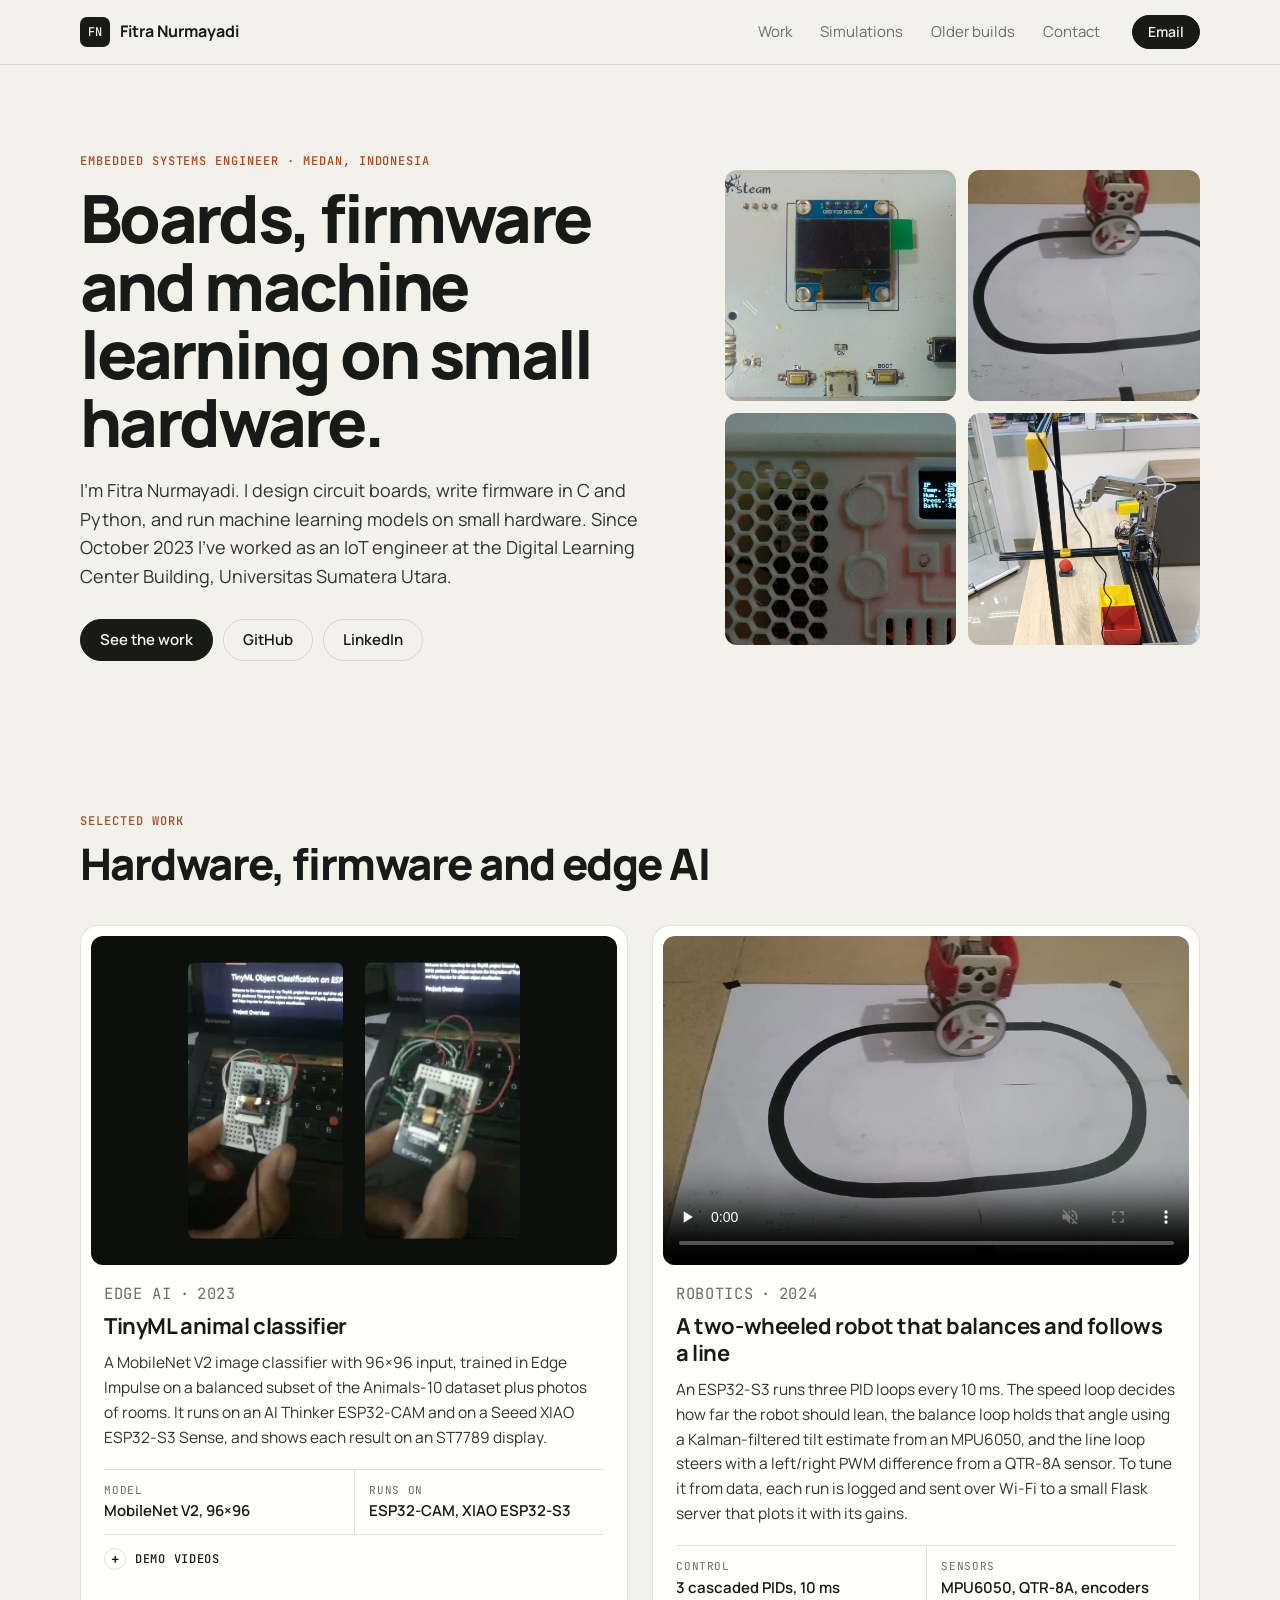
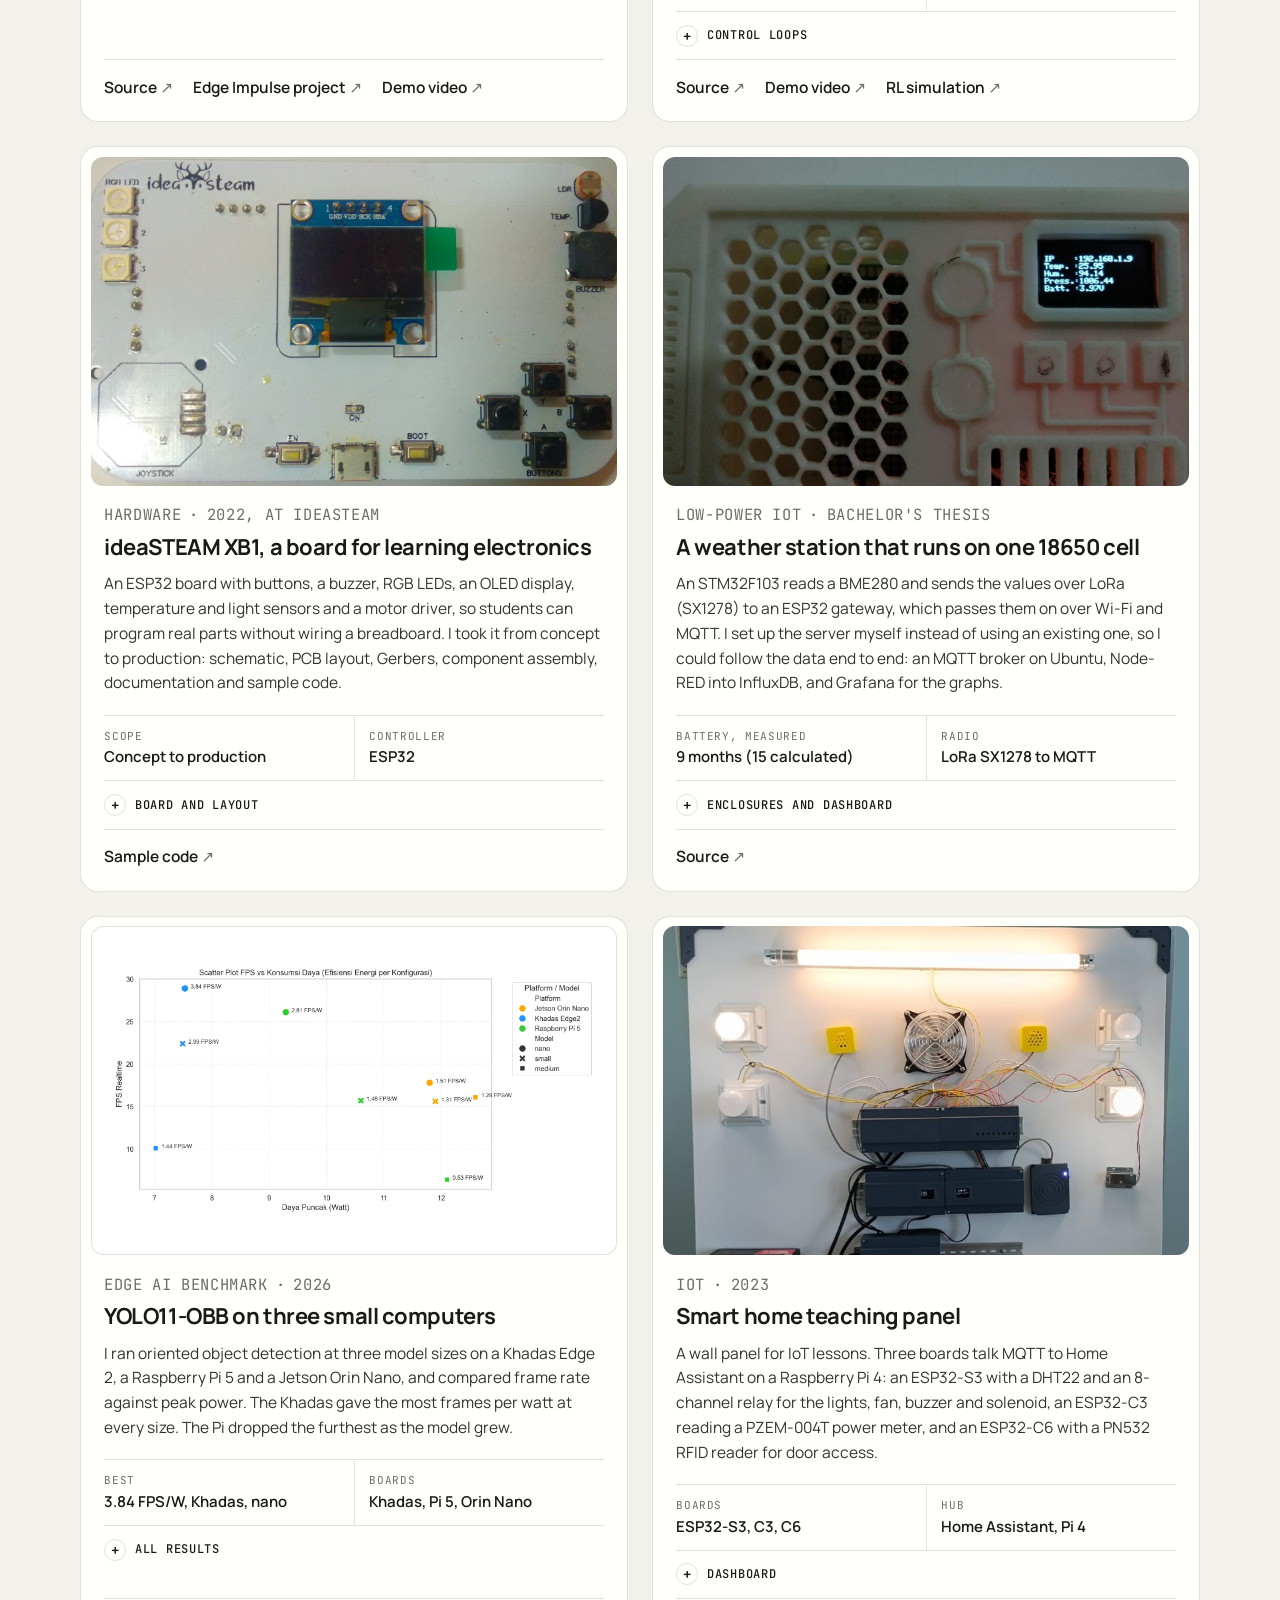
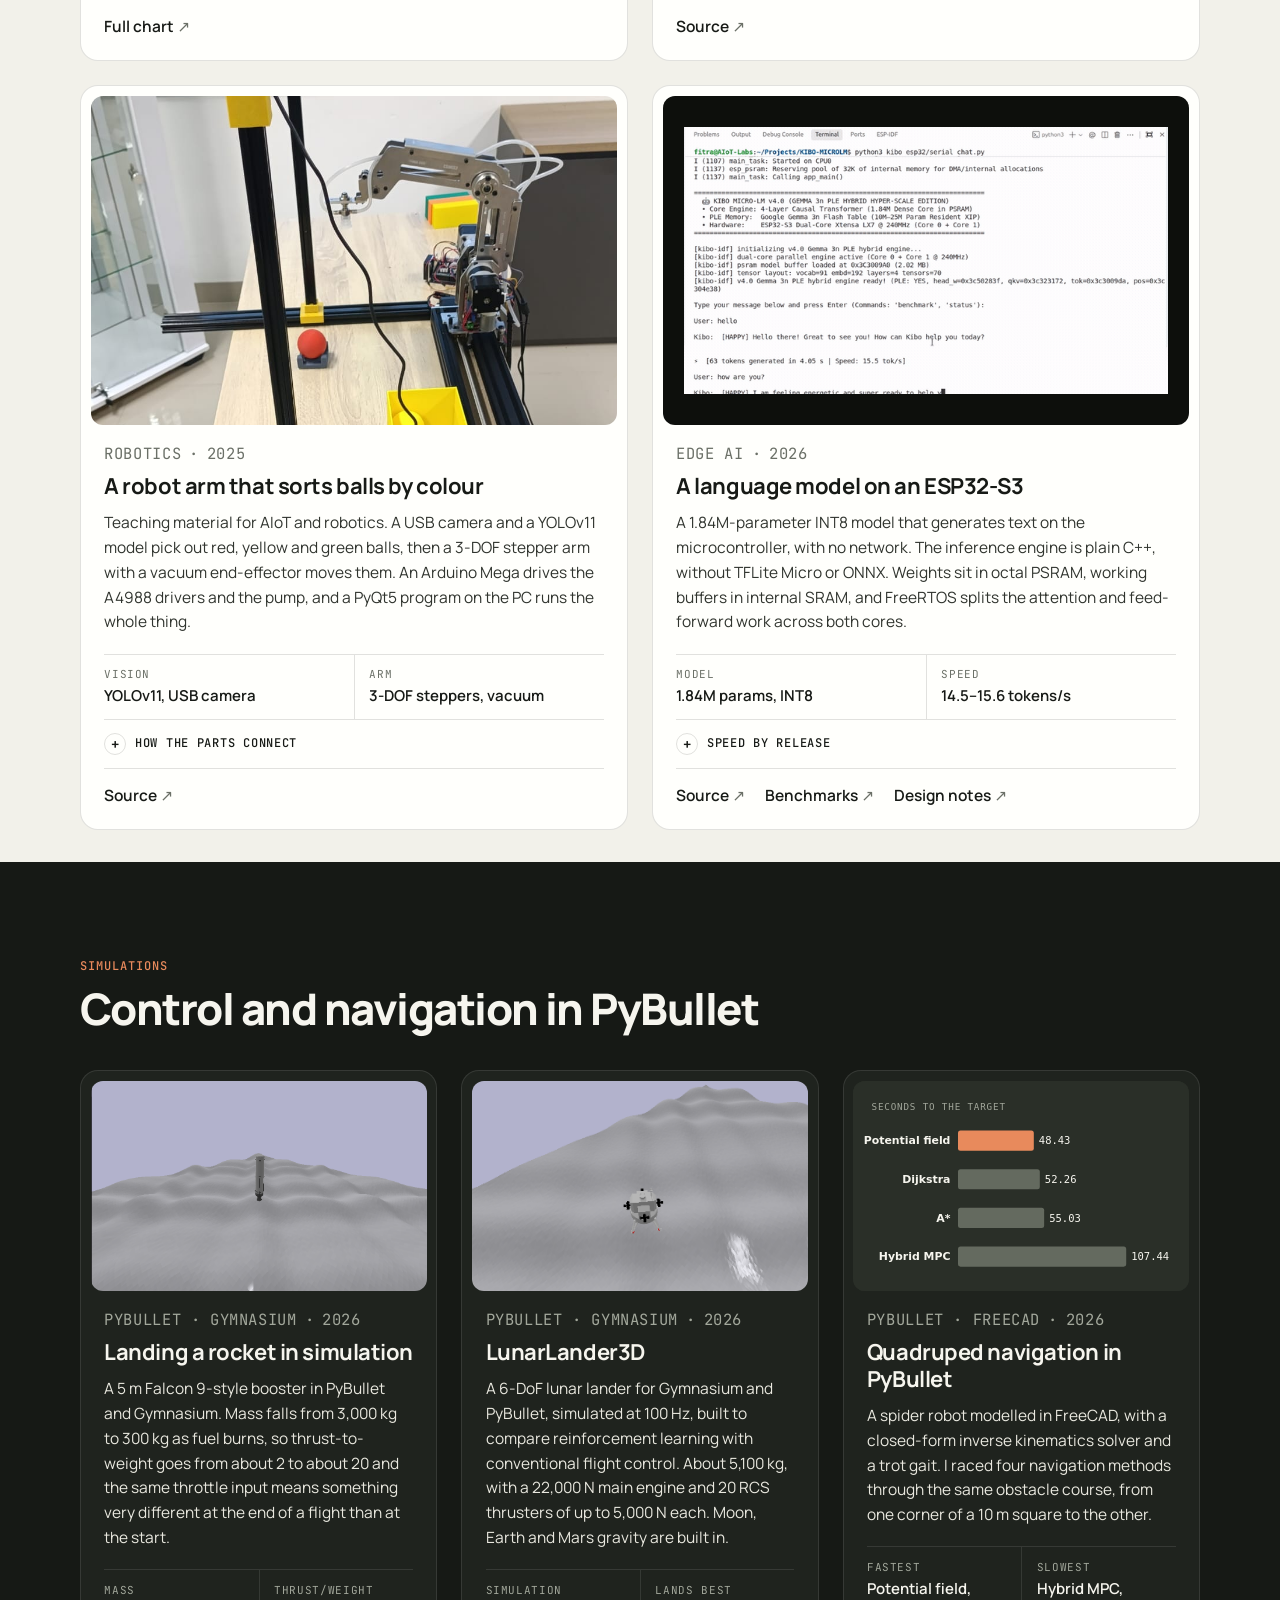
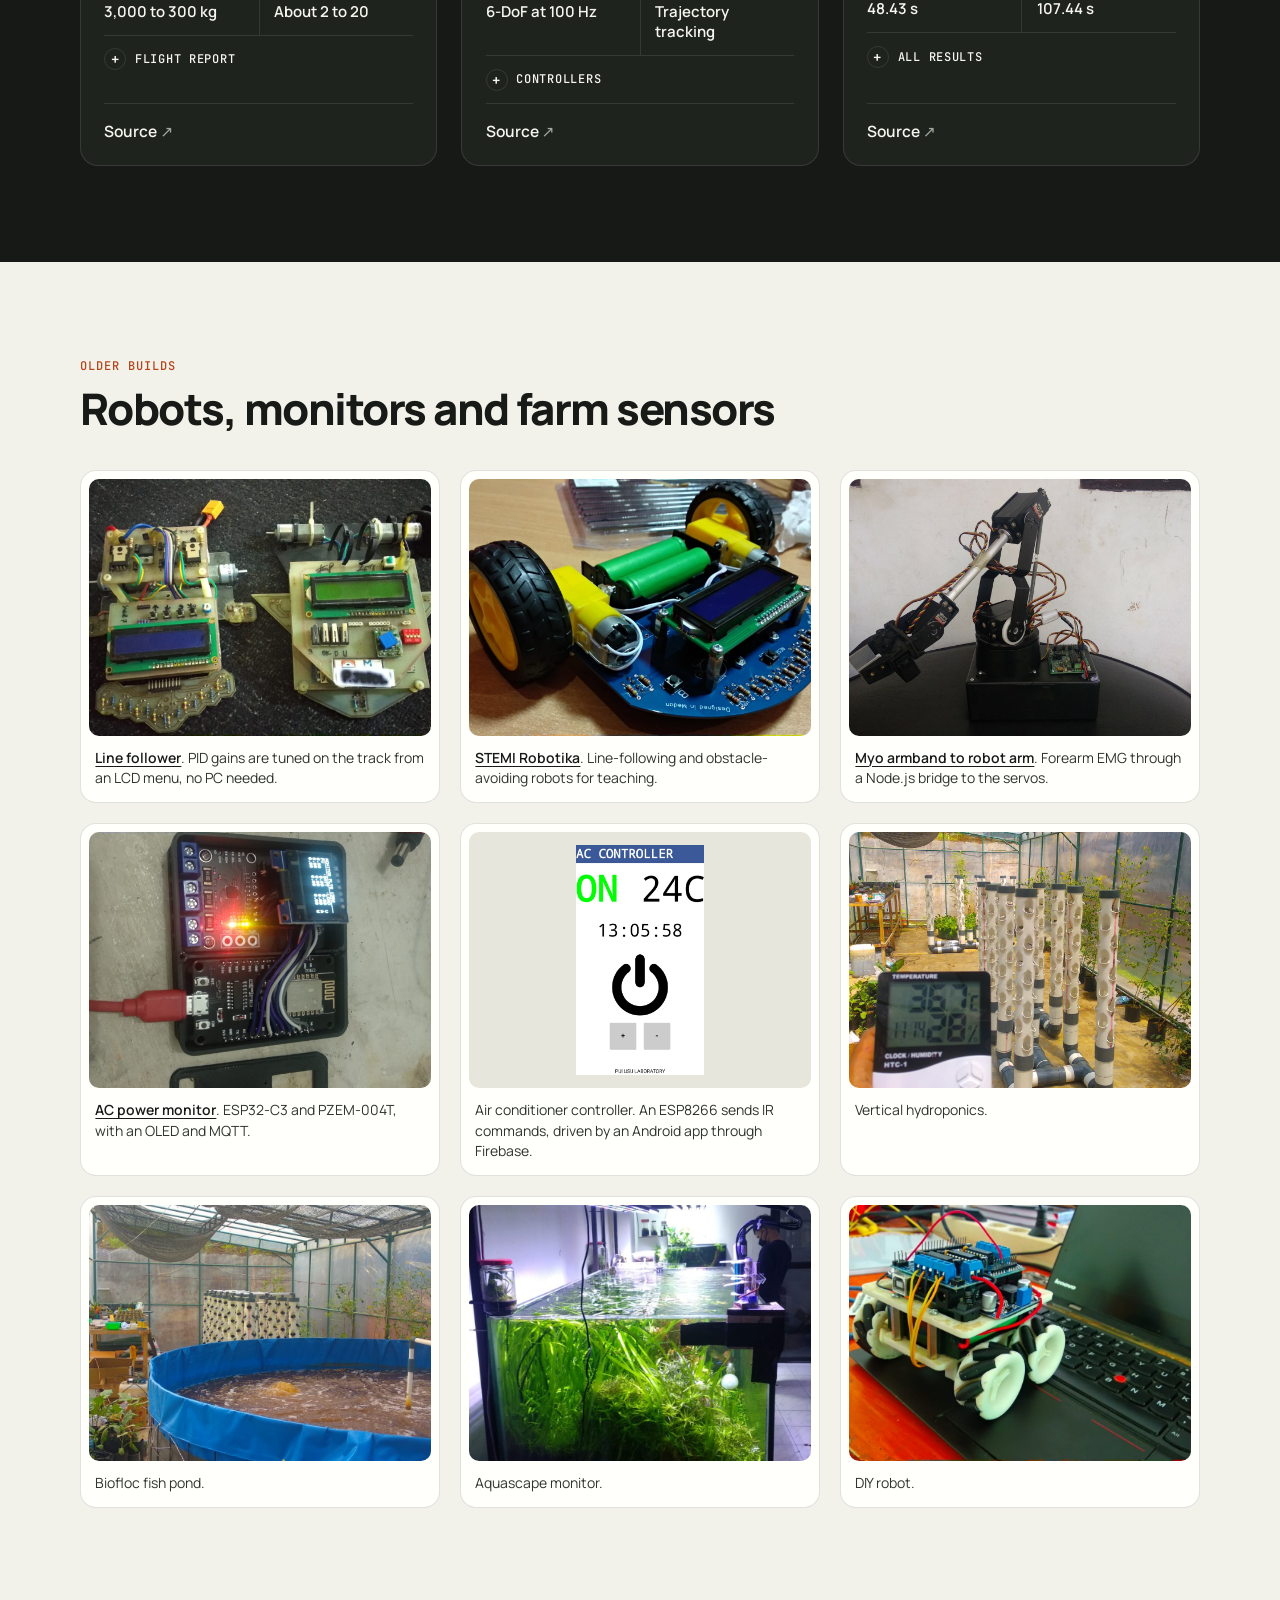
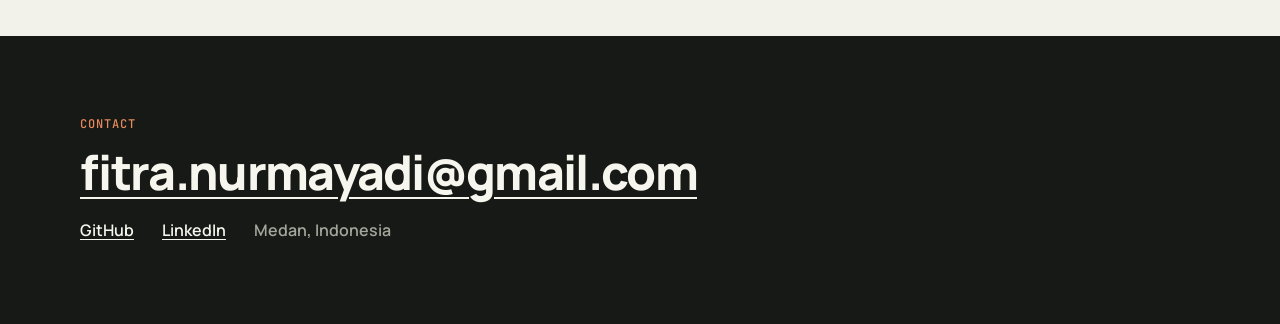
<file: index.html>
<!DOCTYPE html>
<html lang="en">
<head>
<meta charset="UTF-8">
<meta name="viewport" content="width=device-width, initial-scale=1">
<title>Fitra Nurmayadi, embedded systems engineer</title>
<meta name="description" content="Circuit boards, firmware and small machine learning models built by Fitra Nurmayadi in Medan, Indonesia.">
<link rel="preconnect" href="https://fonts.googleapis.com">
<link rel="preconnect" href="https://fonts.gstatic.com" crossorigin>
<link rel="stylesheet" href="https://fonts.googleapis.com/css2?family=JetBrains+Mono:wght@400;500&amp;family=Manrope:wght@400;500;600;700;800&amp;display=swap">
<link rel="stylesheet" href="style.css?v=4">
</head>
<body>

<header class="top">
  <div class="wrap top-in">
    <a class="brand" href="#top"><span class="mark">FN</span><span>Fitra Nurmayadi</span></a>
    <nav aria-label="Sections">
      <a href="#work">Work</a>
      <a href="#simulations">Simulations</a>
      <a href="#older">Older builds</a>
      <a href="#contact">Contact</a>
    </nav>
    <a class="btn small" href="mailto:fitra.nurmayadi@gmail.com">Email</a>
  </div>
</header>

<main id="top">

<section class="hero wrap">
  <div class="hero-text">
    <p class="eyebrow">Embedded systems engineer · Medan, Indonesia</p>
    <h1>Boards, firmware and machine learning on small hardware.</h1>
    <p class="lede">I'm Fitra Nurmayadi. I design circuit boards, write firmware in C and Python, and run machine learning models on small hardware. Since October 2023 I've worked as an IoT engineer at the Digital Learning Center Building, Universitas Sumatera Utara.</p>
    <p class="actions">
      <a class="btn" href="#work">See the work</a>
      <a class="btn ghost" href="https://github.com/fitranurmayadi">GitHub</a>
      <a class="btn ghost" href="https://www.linkedin.com/in/fitra-nurmayadi/">LinkedIn</a>
    </p>
  </div>
  <div class="hero-tiles">
    <img src="assets/images/ideasteam_7.jpg" alt="ideaSTEAM XB1 learning board" width="2904" height="1758">
    <img class="pos-top" src="assets/images/twsbr_poster.jpg" alt="Two-wheeled self-balancing robot on an oval line track" width="960" height="540">
    <img src="assets/images/low-power-weather-parameters-monitoring-device_9.jpeg" alt="Weather station enclosure with its small display" width="1600" height="900">
    <img src="assets/images/robotic_arm_2.jpeg" alt="Three-axis robot arm on a yellow frame" width="902" height="1221">
  </div>
</section>

<section id="work" class="section wrap">
  <div class="section-head">
    <p class="eyebrow">Selected work</p>
    <h2>Hardware, firmware and edge AI</h2>
  </div>

  <div class="cards">

    <article class="card" id="tinyml">
      <div class="cover dark duo">
        <img src="assets/images/tinyml-xiao-esp32s3_poster.jpg" alt="XIAO ESP32-S3 Sense on a breadboard in front of a laptop" width="368" height="656">
        <img src="assets/images/tinyml-esp32cam-ai-thinker_poster.jpg" alt="ESP32-CAM on a breadboard held in front of a laptop" width="368" height="656">
      </div>
      <div class="card-body">
        <p class="meta"><span>Edge AI</span><span>2023</span></p>
        <h3>TinyML animal classifier</h3>
        <p>A MobileNet V2 image classifier with 96×96 input, trained in Edge Impulse on a balanced subset of the Animals-10 dataset plus photos of rooms. It runs on an AI Thinker ESP32-CAM and on a Seeed XIAO ESP32-S3 Sense, and shows each result on an ST7789 display.</p>
        <dl class="facts">
          <div><dt>Model</dt><dd>MobileNet V2, 96×96</dd></div>
          <div><dt>Runs on</dt><dd>ESP32-CAM, XIAO ESP32-S3</dd></div>
        </dl>
        <details class="more">
          <summary>Demo videos</summary>
          <div class="pair phones">
            <figure>
              <div class="frame r-9x16"><video controls muted playsinline preload="none" poster="assets/images/tinyml-xiao-esp32s3_poster.jpg" width="368" height="656"><source src="assets/video/tinyml-xiao-esp32s3.mp4" type="video/mp4"></video></div>
              <figcaption>On the XIAO ESP32-S3 Sense.</figcaption>
            </figure>
            <figure>
              <div class="frame r-9x16"><video controls muted playsinline preload="none" poster="assets/images/tinyml-esp32cam-ai-thinker_poster.jpg" width="368" height="656"><source src="assets/video/tinyml-esp32cam-ai-thinker.mp4" type="video/mp4"></video></div>
              <figcaption>On the AI Thinker ESP32-CAM.</figcaption>
            </figure>
          </div>
        </details>
        <p class="links">
          <a href="https://github.com/fitranurmayadi/Edge-Impulse-ESP32S3-Animals-10-with-ST7789">Source</a>
          <a href="https://studio.edgeimpulse.com/studio/327359">Edge Impulse project</a>
          <a href="https://youtube.com/shorts/LacXYa14CoM">Demo video</a>
        </p>
      </div>
    </article>

    <article class="card" id="twsbr">
      <div class="cover"><video class="pos-top" controls muted playsinline preload="none" poster="assets/images/twsbr_poster.jpg" width="960" height="540"><source src="assets/video/twsbr-demo.mp4" type="video/mp4"></video></div>
      <div class="card-body">
        <p class="meta"><span>Robotics</span><span>2024</span></p>
        <h3>A two-wheeled robot that balances and follows a line</h3>
        <p>An ESP32-S3 runs three PID loops every 10 ms. The speed loop decides how far the robot should lean, the balance loop holds that angle using a Kalman-filtered tilt estimate from an MPU6050, and the line loop steers with a left/right PWM difference from a QTR-8A sensor. To tune it from data, each run is logged and sent over Wi-Fi to a small Flask server that plots it with its gains.</p>
        <dl class="facts">
          <div><dt>Control</dt><dd>3 cascaded PIDs, 10 ms</dd></div>
          <div><dt>Sensors</dt><dd>MPU6050, QTR-8A, encoders</dd></div>
        </dl>
        <details class="more">
          <summary>Control loops</summary>
          <table>
            <thead><tr><th>Loop</th><th>Measures</th><th>Output</th></tr></thead>
            <tbody>
              <tr><td>Speed</td><td>Wheel encoders</td><td>Tilt setpoint, ±2°</td></tr>
              <tr><td>Balance</td><td>MPU6050 through a Kalman filter</td><td>Motor PWM</td></tr>
              <tr><td>Line</td><td>QTR-8A, 8 reflectance sensors</td><td>Steering PWM, ±100</td></tr>
            </tbody>
          </table>
          <figure>
            <a class="frame white" href="assets/images/twsbr_control.svg"><img src="assets/images/twsbr_control.svg" alt="Block diagram: the speed PID sets the tilt setpoint for the balance PID, the line PID adds steering, a mixer drives both motors, and encoders, the IMU and the line sensor feed back" loading="lazy" width="964" height="478"></a>
            <figcaption>It balances and follows the oval track. The speed loop was never finished and still settles below its setpoint.</figcaption>
          </figure>
        </details>
        <p class="links">
          <a href="https://github.com/fitranurmayadi/twsbr">Source</a>
          <a href="https://www.youtube.com/watch?v=iszBgYYvSfs">Demo video</a>
          <a href="https://github.com/fitranurmayadi/twsbr-rl">RL simulation</a>
        </p>
      </div>
    </article>

    <article class="card" id="xb1">
      <div class="cover"><img src="assets/images/ideasteam_7.jpg" alt="Assembled ideaSTEAM XB1 board with OLED display and buttons" loading="lazy" width="2904" height="1758"></div>
      <div class="card-body">
        <p class="meta"><span>Hardware</span><span>2022, at IDEASTEAM</span></p>
        <h3>ideaSTEAM XB1, a board for learning electronics</h3>
        <p>An ESP32 board with buttons, a buzzer, RGB LEDs, an OLED display, temperature and light sensors and a motor driver, so students can program real parts without wiring a breadboard. I took it from concept to production: schematic, PCB layout, Gerbers, component assembly, documentation and sample code.</p>
        <dl class="facts">
          <div><dt>Scope</dt><dd>Concept to production</dd></div>
          <div><dt>Controller</dt><dd>ESP32</dd></div>
        </dl>
        <details class="more">
          <summary>Board and layout</summary>
          <div class="pair">
            <figure>
              <div class="frame fill r-4x3"><img src="assets/images/ideasteam_6.jpg" alt="Back of the assembled board showing the ESP32 module and motor driver" loading="lazy" width="2239" height="1368"></div>
              <figcaption>ESP32 side.</figcaption>
            </figure>
            <figure>
              <div class="frame dark r-4x3"><img src="assets/images/ideasteam_5.png" alt="PCB layout of the board with red copper on black" loading="lazy" width="440" height="291"></div>
              <figcaption>PCB layout.</figcaption>
            </figure>
          </div>
        </details>
        <p class="links"><a href="https://github.com/fitranurmayadi/ideasteam-test-code">Sample code</a></p>
      </div>
    </article>

    <article class="card" id="weather">
      <div class="cover"><img src="assets/images/low-power-weather-parameters-monitoring-device_9.jpeg" alt="Weather station enclosure with its small display" loading="lazy" width="1600" height="900"></div>
      <div class="card-body">
        <p class="meta"><span>Low-power IoT</span><span>Bachelor's thesis</span></p>
        <h3>A weather station that runs on one 18650 cell</h3>
        <p>An STM32F103 reads a BME280 and sends the values over LoRa (SX1278) to an ESP32 gateway, which passes them on over Wi-Fi and MQTT. I set up the server myself instead of using an existing one, so I could follow the data end to end: an MQTT broker on Ubuntu, Node-RED into InfluxDB, and Grafana for the graphs.</p>
        <dl class="facts">
          <div><dt>Battery, measured</dt><dd>9 months (15 calculated)</dd></div>
          <div><dt>Radio</dt><dd>LoRa SX1278 to MQTT</dd></div>
        </dl>
        <details class="more">
          <summary>Enclosures and dashboard</summary>
          <div class="pair">
            <figure>
              <div class="frame white r-4x3"><img src="assets/images/low-power-weather-parameters-monitoring-device_4.jpg" alt="Two 3D-printed enclosures with antennas, one white and one black" loading="lazy" width="961" height="1341"></div>
              <figcaption>The node and gateway enclosures.</figcaption>
            </figure>
            <figure>
              <div class="frame dark r-4x3"><img src="assets/images/low-power-weather-parameters-monitoring-device_5.png" alt="Grafana dashboard with weather graphs" loading="lazy" width="2560" height="1298"></div>
              <figcaption>Readings in Grafana.</figcaption>
            </figure>
          </div>
        </details>
        <p class="links"><a href="https://github.com/fitranurmayadi/weather-stations-lora-mqtt">Source</a></p>
      </div>
    </article>

    <article class="card" id="obb">
      <div class="cover white fit"><img src="assets/images/obb_benchmark_energy.png" alt="Scatter plot of frame rate against peak power for each board and model size" loading="lazy" width="3199" height="1655"></div>
      <div class="card-body">
        <p class="meta"><span>Edge AI benchmark</span><span>2026</span></p>
        <h3>YOLO11-OBB on three small computers</h3>
        <p>I ran oriented object detection at three model sizes on a Khadas Edge 2, a Raspberry Pi 5 and a Jetson Orin Nano, and compared frame rate against peak power. The Khadas gave the most frames per watt at every size. The Pi dropped the furthest as the model grew.</p>
        <dl class="facts">
          <div><dt>Best</dt><dd>3.84 FPS/W, Khadas, nano</dd></div>
          <div><dt>Boards</dt><dd>Khadas, Pi 5, Orin Nano</dd></div>
        </dl>
        <details class="more">
          <summary>All results</summary>
          <table>
            <caption>Frames per second per watt of peak power</caption>
            <thead><tr><th>Model</th><th class="num">Khadas Edge 2</th><th class="num">Raspberry Pi 5</th><th class="num">Jetson Orin Nano</th></tr></thead>
            <tbody>
              <tr><td>nano</td><td class="num">3.84</td><td class="num">2.81</td><td class="num">1.51</td></tr>
              <tr><td>small</td><td class="num">2.99</td><td class="num">1.48</td><td class="num">1.31</td></tr>
              <tr><td>medium</td><td class="num">1.44</td><td class="num">0.53</td><td class="num">1.28</td></tr>
            </tbody>
          </table>
        </details>
        <p class="links"><a href="assets/images/obb_benchmark_energy.png">Full chart</a></p>
      </div>
    </article>

    <article class="card" id="panel">
      <div class="cover"><img class="pos-upper" src="assets/images/smarthome-iot-dlcb_1.jpeg" alt="Wall-mounted panel with lamps, fan and controller boards" loading="lazy" width="792" height="902"></div>
      <div class="card-body">
        <p class="meta"><span>IoT</span><span>2023</span></p>
        <h3>Smart home teaching panel</h3>
        <p>A wall panel for IoT lessons. Three boards talk MQTT to Home Assistant on a Raspberry Pi 4: an ESP32-S3 with a DHT22 and an 8-channel relay for the lights, fan, buzzer and solenoid, an ESP32-C3 reading a PZEM-004T power meter, and an ESP32-C6 with a PN532 RFID reader for door access.</p>
        <dl class="facts">
          <div><dt>Boards</dt><dd>ESP32-S3, C3, C6</dd></div>
          <div><dt>Hub</dt><dd>Home Assistant, Pi 4</dd></div>
        </dl>
        <details class="more">
          <summary>Dashboard</summary>
          <figure>
            <div class="frame dark r-16x9"><img src="assets/images/smarthome-iot-dlcb_2.jpeg" alt="Home Assistant dashboard for the panel" loading="lazy" width="1600" height="796"></div>
            <figcaption>Its Home Assistant dashboard.</figcaption>
          </figure>
        </details>
        <p class="links"><a href="https://github.com/fitranurmayadi/smarthome-iot-dlcb">Source</a></p>
      </div>
    </article>

    <article class="card" id="arm">
      <div class="cover"><img src="assets/images/robotic_arm_2.jpeg" alt="Three-axis robot arm on a yellow frame" loading="lazy" width="902" height="1221"></div>
      <div class="card-body">
        <p class="meta"><span>Robotics</span><span>2025</span></p>
        <h3>A robot arm that sorts balls by colour</h3>
        <p>Teaching material for AIoT and robotics. A USB camera and a YOLOv11 model pick out red, yellow and green balls, then a 3-DOF stepper arm with a vacuum end-effector moves them. An Arduino Mega drives the A4988 drivers and the pump, and a PyQt5 program on the PC runs the whole thing.</p>
        <dl class="facts">
          <div><dt>Vision</dt><dd>YOLOv11, USB camera</dd></div>
          <div><dt>Arm</dt><dd>3-DOF steppers, vacuum</dd></div>
        </dl>
        <details class="more">
          <summary>How the parts connect</summary>
          <figure>
            <div class="frame white r-16x9"><img src="assets/images/robotic_arm_1.jpeg" alt="Block diagram of the arm's hardware and software" loading="lazy" width="1058" height="583"></div>
          </figure>
        </details>
        <p class="links"><a href="https://github.com/fitranurmayadi/robotic_arm_yolo_pick_n_place">Source</a></p>
      </div>
    </article>

    <article class="card" id="microlm">
      <div class="cover dark fit"><img src="assets/images/esp32_microlm_terminal.png" alt="Terminal showing the model's boot log and a chat reply, 63 tokens in 4.05 seconds at 15.5 tokens per second" loading="lazy" width="648" height="357"></div>
      <div class="card-body">
        <p class="meta"><span>Edge AI</span><span>2026</span></p>
        <h3>A language model on an ESP32-S3</h3>
        <p>A 1.84M-parameter INT8 model that generates text on the microcontroller, with no network. The inference engine is plain C++, without TFLite Micro or ONNX. Weights sit in octal PSRAM, working buffers in internal SRAM, and FreeRTOS splits the attention and feed-forward work across both cores.</p>
        <dl class="facts">
          <div><dt>Model</dt><dd>1.84M params, INT8</dd></div>
          <div><dt>Speed</dt><dd>14.5–15.6 tokens/s</dd></div>
        </dl>
        <details class="more">
          <summary>Speed by release</summary>
          <table>
            <thead><tr><th>Release</th><th>What changed</th><th class="num">Tokens/s</th></tr></thead>
            <tbody>
              <tr><td>v1.0</td><td>Single-core baseline</td><td class="num">about 12.3</td></tr>
              <tr><td>v2.0</td><td>Dual-core FreeRTOS, 8-way unrolled FPU loop</td><td class="num">13.5–14.5</td></tr>
              <tr><td>v3.0</td><td>Moved to native ESP-IDF, tasks pinned to cores</td><td class="num">14.5–15.4</td></tr>
              <tr><td>v4.0</td><td>Dual-core with 8-way FP32 accumulators</td><td class="num">14.5–15.6</td></tr>
            </tbody>
          </table>
          <p class="note">v4.0 reaches the same speed on the ESP32-S3 DevKit N16R8, Arduino Nano ESP32 and Seeed XIAO ESP32-S3. The screenshot shows a chat over the serial port: 63 tokens in 4.05 s.</p>
        </details>
        <p class="links">
          <a href="https://github.com/fitranurmayadi/esp32-microlm">Source</a>
          <a href="https://github.com/fitranurmayadi/esp32-microlm/blob/main/BENCHMARK.md">Benchmarks</a>
          <a href="https://github.com/fitranurmayadi/esp32-microlm/blob/main/JOURNEY.md">Design notes</a>
        </p>
      </div>
    </article>

  </div>
</section>

<section id="simulations" class="band">
  <div class="section wrap">
    <div class="section-head">
      <p class="eyebrow">Simulations</p>
      <h2>Control and navigation in PyBullet</h2>
    </div>

    <div class="cards three">

      <article class="card" id="rocket">
        <div class="cover"><img src="assets/images/rocketlander3d_sim.png" alt="Rocket above terrain in the PyBullet window" loading="lazy" width="1025" height="776"></div>
        <div class="card-body">
          <p class="meta"><span>PyBullet · Gymnasium</span><span>2026</span></p>
          <h3>Landing a rocket in simulation</h3>
          <p>A 5 m Falcon 9-style booster in PyBullet and Gymnasium. Mass falls from 3,000 kg to 300 kg as fuel burns, so thrust-to-weight goes from about 2 to about 20 and the same throttle input means something very different at the end of a flight than at the start.</p>
          <dl class="facts">
            <div><dt>Mass</dt><dd>3,000 to 300 kg</dd></div>
            <div><dt>Thrust/weight</dt><dd>About 2 to 20</dd></div>
          </dl>
          <details class="more">
            <summary>Flight report</summary>
            <figure>
              <div class="frame white r-4x3"><img src="assets/images/rocketlander3d_report.png" alt="Flight report with plots of altitude, velocity and attitude" loading="lazy" width="1200" height="1200"></div>
            </figure>
          </details>
          <p class="links"><a href="https://github.com/fitranurmayadi/RocketLander3D">Source</a></p>
        </div>
      </article>

      <article class="card" id="lunar">
        <div class="cover"><img class="pos-lower" src="assets/images/lunarlander3d_sim.png" alt="Lunar lander descending over grey procedurally generated terrain" loading="lazy" width="798" height="838"></div>
        <div class="card-body">
          <p class="meta"><span>PyBullet · Gymnasium</span><span>2026</span></p>
          <h3>LunarLander3D</h3>
          <p>A 6-DoF lunar lander for Gymnasium and PyBullet, simulated at 100 Hz, built to compare reinforcement learning with conventional flight control. About 5,100 kg, with a 22,000 N main engine and 20 RCS thrusters of up to 5,000 N each. Moon, Earth and Mars gravity are built in.</p>
          <dl class="facts">
            <div><dt>Simulation</dt><dd>6-DoF at 100 Hz</dd></div>
            <div><dt>Lands best</dt><dd>Trajectory tracking</dd></div>
          </dl>
          <details class="more">
            <summary>Controllers</summary>
            <p class="note">The 2D LunarLander in Gymnasium was too simple for the comparison. There are three controllers so far: decoupled PID loops driven by a state machine, direct thrust vectoring, and tracking a precomputed reference trajectory. The trajectory tracker lands best.</p>
          </details>
          <p class="links"><a href="https://github.com/fitranurmayadi/LunarLander3D">Source</a></p>
        </div>
      </article>

      <article class="card" id="spider">
        <div class="cover"><img src="assets/images/quadruped_times.svg" alt="Bar chart of time to reach the target for four navigation methods" loading="lazy" width="800" height="500"></div>
        <div class="card-body">
          <p class="meta"><span>PyBullet · FreeCAD</span><span>2026</span></p>
          <h3>Quadruped navigation in PyBullet</h3>
          <p>A spider robot modelled in FreeCAD, with a closed-form inverse kinematics solver and a trot gait. I raced four navigation methods through the same obstacle course, from one corner of a 10 m square to the other.</p>
          <dl class="facts">
            <div><dt>Fastest</dt><dd>Potential field, 48.43 s</dd></div>
            <div><dt>Slowest</dt><dd>Hybrid MPC, 107.44 s</dd></div>
          </dl>
          <details class="more">
            <summary>All results</summary>
            <table>
              <thead><tr><th>Method</th><th class="num">Seconds</th></tr></thead>
              <tbody>
                <tr><td>Artificial potential field</td><td class="num">48.43</td></tr>
                <tr><td>Dijkstra</td><td class="num">52.26</td></tr>
                <tr><td>A*</td><td class="num">55.03</td></tr>
                <tr><td>Hybrid MPC</td><td class="num">107.44</td></tr>
              </tbody>
            </table>
            <p class="note">MPC came last partly because its optimiser shared a single Python thread with the other three robots.</p>
          </details>
          <p class="links"><a href="https://github.com/fitranurmayadi/Quadrupped-Spider">Source</a></p>
        </div>
      </article>

    </div>
  </div>
</section>

<section id="older" class="section wrap">
  <div class="section-head">
    <p class="eyebrow">Older builds</p>
    <h2>Robots, monitors and farm sensors</h2>
  </div>
  <div class="tiles">
    <figure class="tile">
      <a class="cover" href="https://github.com/fitranurmayadi/line-follower"><img src="assets/images/line-follower_3.jpeg" alt="Two hand-built line follower robots with LCD displays" loading="lazy" width="1280" height="720"></a>
      <figcaption><a href="https://github.com/fitranurmayadi/line-follower">Line follower</a>. PID gains are tuned on the track from an LCD menu, no PC needed.</figcaption>
    </figure>
    <figure class="tile">
      <a class="cover" href="https://github.com/fitranurmayadi/stemi-robotika"><img src="assets/images/stemi-robotika_9.jpeg" alt="Round blue robot with LCD and yellow wheels" loading="lazy" width="1600" height="900"></a>
      <figcaption><a href="https://github.com/fitranurmayadi/stemi-robotika">STEMI Robotika</a>. Line-following and obstacle-avoiding robots for teaching.</figcaption>
    </figure>
    <figure class="tile">
      <a class="cover" href="https://github.com/fitranurmayadi/muse-myo-arduino-js"><img src="assets/images/myo-to-arm-robot_3.jpeg" alt="Small robot arm on a round table" loading="lazy" width="1600" height="900"></a>
      <figcaption><a href="https://github.com/fitranurmayadi/muse-myo-arduino-js">Myo armband to robot arm</a>. Forearm EMG through a Node.js bridge to the servos.</figcaption>
    </figure>
    <figure class="tile">
      <a class="cover" href="https://github.com/fitranurmayadi/ESP32C3-PowerMonitoring"><img src="assets/images/power-monitoring_2.jpeg" alt="Power monitor board with display lit" loading="lazy" width="1600" height="900"></a>
      <figcaption><a href="https://github.com/fitranurmayadi/ESP32C3-PowerMonitoring">AC power monitor</a>. ESP32-C3 and PZEM-004T, with an OLED and MQTT.</figcaption>
    </figure>
    <figure class="tile">
      <div class="cover fit"><img src="assets/images/esp01-ir-air-conditioner_3.jpeg" alt="Phone app screen for the air conditioner controller" loading="lazy" width="899" height="1599"></div>
      <figcaption>Air conditioner controller. An ESP8266 sends IR commands, driven by an Android app through Firebase.</figcaption>
    </figure>
    <figure class="tile">
      <div class="cover"><img src="assets/images/vertical-hidroponic_1.jpeg" alt="Vertical hydroponic towers with a temperature display in front" loading="lazy" width="1600" height="900"></div>
      <figcaption>Vertical hydroponics.</figcaption>
    </figure>
    <figure class="tile">
      <div class="cover"><img src="assets/images/biofloc-fish-pond_1.jpeg" alt="Round biofloc fish pond under a greenhouse roof" loading="lazy" width="900" height="1600"></div>
      <figcaption>Biofloc fish pond.</figcaption>
    </figure>
    <figure class="tile">
      <div class="cover"><img src="assets/images/aquascape-monitoring_1.jpeg" alt="Planted aquarium with a monitor mounted above it" loading="lazy" width="900" height="1600"></div>
      <figcaption>Aquascape monitor.</figcaption>
    </figure>
    <figure class="tile">
      <div class="cover"><img src="assets/images/diy-robot_3.jpeg" alt="Small four-wheeled robot with white wheels on a laptop" loading="lazy" width="1280" height="720"></div>
      <figcaption>DIY robot.</figcaption>
    </figure>
  </div>
</section>

</main>

<footer id="contact" class="band contact">
  <div class="wrap">
    <p class="eyebrow">Contact</p>
    <p class="mail"><a href="mailto:fitra.nurmayadi@gmail.com">fitra.nurmayadi@gmail.com</a></p>
    <p class="contact-links">
      <a href="https://github.com/fitranurmayadi">GitHub</a>
      <a href="https://www.linkedin.com/in/fitra-nurmayadi/">LinkedIn</a>
      <span>Medan, Indonesia</span>
    </p>
  </div>
</footer>

</body>
</html>
</file>
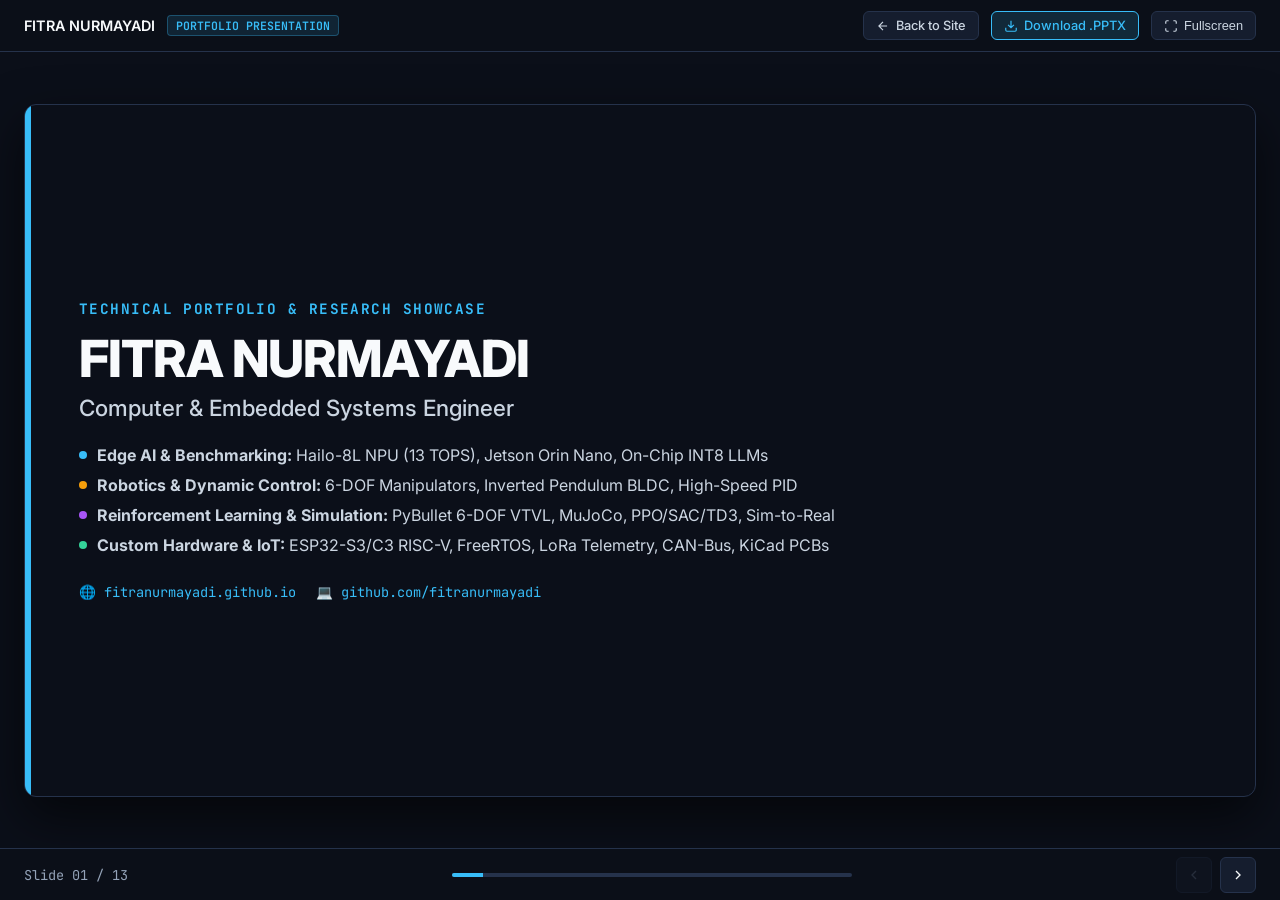
<file: presentation.html>
<!DOCTYPE html>
<html lang="en">
<head>
    <meta charset="UTF-8">
    <meta name="viewport" content="width=device-width, initial-scale=1.0">
    <title>Fitra Nurmayadi - Technical Portfolio Presentation</title>
    <link rel="preconnect" href="https://fonts.googleapis.com">
    <link rel="preconnect" href="https://fonts.gstatic.com" crossorigin>
    <link href="https://fonts.googleapis.com/css2?family=Inter:wght@400;500;600;700;800&family=JetBrains+Mono:wght@400;500;600&display=swap" rel="stylesheet">
    <style>
        :root {
            --bg: #0b0f19;
            --card-bg: #151d2e;
            --card-border: #25324b;
            --text-white: #f8fafc;
            --text-light: #cbd5e1;
            --text-muted: #94a3b8;
            --text-dim: #64748b;
            --accent-cyan: #38bdf8;
            --accent-green: #34d399;
            --accent-amber: #f59e0b;
            --accent-purple: #a855f7;
            --accent-blue: #60a5fa;
            --font-sans: 'Inter', -apple-system, BlinkMacSystemFont, sans-serif;
            --font-mono: 'JetBrains Mono', monospace;
        }

        * {
            box-sizing: border-box;
            margin: 0;
            padding: 0;
        }

        body {
            background-color: var(--bg);
            color: var(--text-light);
            font-family: var(--font-sans);
            height: 100vh;
            overflow: hidden;
            display: flex;
            flex-direction: column;
            user-select: none;
        }

        /* Top Bar */
        .deck-header {
            height: 52px;
            background: rgba(11, 15, 25, 0.95);
            border-bottom: 1px solid var(--card-border);
            display: flex;
            align-items: center;
            justify-content: space-between;
            padding: 0 1.5rem;
            z-index: 100;
        }

        .deck-brand {
            display: flex;
            align-items: center;
            gap: 12px;
            font-size: 0.9rem;
            font-weight: 600;
            color: var(--text-white);
        }

        .deck-pill {
            font-family: var(--font-mono);
            font-size: 0.72rem;
            padding: 2px 8px;
            border-radius: 4px;
            background: rgba(56, 189, 248, 0.12);
            color: var(--accent-cyan);
            border: 1px solid rgba(56, 189, 248, 0.3);
        }

        .deck-actions {
            display: flex;
            align-items: center;
            gap: 12px;
        }

        .btn-deck {
            background: var(--card-bg);
            border: 1px solid var(--card-border);
            color: var(--text-light);
            padding: 6px 12px;
            border-radius: 6px;
            font-size: 0.8rem;
            font-weight: 500;
            cursor: pointer;
            display: flex;
            align-items: center;
            gap: 6px;
            text-decoration: none;
            transition: all 0.15s ease;
        }

        .btn-deck:hover {
            border-color: var(--accent-cyan);
            color: var(--text-white);
        }

        .btn-download {
            background: rgba(56, 189, 248, 0.15);
            border-color: var(--accent-cyan);
            color: var(--accent-cyan);
        }

        .btn-download:hover {
            background: var(--accent-cyan);
            color: #0b0f19;
        }

        /* Slide Stage */
        .stage {
            flex: 1;
            position: relative;
            display: flex;
            align-items: center;
            justify-content: center;
            padding: 1.5rem;
            overflow: hidden;
        }

        .slide-container {
            width: 100%;
            max-width: 1320px;
            aspect-ratio: 16 / 9;
            max-height: 82vh;
            background: var(--bg);
            position: relative;
            box-shadow: 0 20px 50px rgba(0, 0, 0, 0.6);
            border-radius: 12px;
            border: 1px solid var(--card-border);
            overflow: hidden;
        }

        .slide {
            position: absolute;
            inset: 0;
            opacity: 0;
            pointer-events: none;
            transition: opacity 0.25s ease, transform 0.25s ease;
            transform: scale(0.99);
            padding: 2.2rem 2.8rem;
            display: flex;
            flex-direction: column;
            overflow-y: auto;
        }

        .slide.active {
            opacity: 1;
            pointer-events: auto;
            transform: scale(1);
        }

        /* Slide Header Typography */
        .slide-tag {
            font-family: var(--font-mono);
            font-size: 0.75rem;
            font-weight: 700;
            color: var(--accent-cyan);
            letter-spacing: 0.08em;
            margin-bottom: 6px;
            text-transform: uppercase;
        }

        .slide-title {
            font-size: 1.75rem;
            font-weight: 800;
            color: var(--text-white);
            margin-bottom: 4px;
            line-height: 1.2;
        }

        .slide-subtitle {
            font-size: 0.95rem;
            color: var(--text-muted);
            margin-bottom: 1.5rem;
        }

        /* Slide Components */
        .card {
            background: var(--card-bg);
            border: 1px solid var(--card-border);
            border-radius: 10px;
            padding: 1.2rem;
            display: flex;
            flex-direction: column;
        }

        .card-title {
            font-size: 1.05rem;
            font-weight: 700;
            margin-bottom: 8px;
            color: var(--text-white);
        }

        .divider {
            height: 2px;
            margin-bottom: 12px;
            border-radius: 2px;
        }

        .list-unstyled {
            list-style: none;
            display: flex;
            flex-direction: column;
            gap: 8px;
        }

        .list-unstyled li {
            font-size: 0.86rem;
            line-height: 1.45;
            color: var(--text-light);
            display: flex;
            gap: 8px;
        }

        .list-unstyled li::before {
            content: "•";
            color: var(--accent-cyan);
            font-weight: bold;
        }

        /* Hero Slide 1 */
        .hero-slide {
            justify-content: center;
            border-left: 6px solid var(--accent-cyan);
            padding-left: 3rem;
        }

        .hero-tag {
            font-family: var(--font-mono);
            color: var(--accent-cyan);
            font-size: 0.9rem;
            font-weight: 700;
            letter-spacing: 0.1em;
            margin-bottom: 12px;
        }

        .hero-name {
            font-size: 3.2rem;
            font-weight: 800;
            color: var(--text-white);
            letter-spacing: -0.02em;
            line-height: 1.1;
            margin-bottom: 8px;
        }

        .hero-role {
            font-size: 1.4rem;
            color: var(--text-light);
            font-weight: 500;
            margin-bottom: 24px;
        }

        .hero-pillars {
            display: flex;
            flex-direction: column;
            gap: 10px;
            margin-bottom: 28px;
        }

        .hero-pillar-item {
            display: flex;
            align-items: center;
            gap: 10px;
            font-size: 1rem;
            color: var(--text-light);
        }

        .pillar-dot {
            width: 8px;
            height: 8px;
            border-radius: 50%;
            background: var(--accent-cyan);
        }

        /* 4 Columns Grid */
        .grid-4 {
            display: grid;
            grid-template-columns: repeat(4, 1fr);
            gap: 14px;
            flex: 1;
        }

        /* 2 Columns Grid */
        .grid-2 {
            display: grid;
            grid-template-columns: 1.1fr 1fr;
            gap: 20px;
            flex: 1;
        }

        /* 2x2 Grid */
        .grid-2x2 {
            display: grid;
            grid-template-columns: 1fr 1fr;
            grid-template-rows: 1fr 1fr;
            gap: 14px;
            flex: 1;
        }

        /* 3 Columns Grid */
        .grid-3 {
            display: grid;
            grid-template-columns: repeat(3, 1fr);
            gap: 16px;
            flex: 1;
        }

        .point-item {
            margin-bottom: 12px;
        }

        .point-label {
            font-size: 0.92rem;
            font-weight: 700;
            color: var(--text-white);
            margin-bottom: 2px;
        }

        .point-desc {
            font-size: 0.82rem;
            color: var(--text-muted);
            line-height: 1.45;
        }

        .chart-frame {
            background: var(--card-bg);
            border: 1px solid var(--card-border);
            border-radius: 10px;
            padding: 8px;
            display: flex;
            align-items: center;
            justify-content: center;
            overflow: hidden;
            height: 100%;
        }

        .chart-frame img {
            max-width: 100%;
            max-height: 100%;
            object-fit: contain;
            border-radius: 6px;
        }

        /* Bottom Controls */
        .deck-footer {
            height: 52px;
            background: rgba(11, 15, 25, 0.95);
            border-top: 1px solid var(--card-border);
            display: flex;
            align-items: center;
            justify-content: space-between;
            padding: 0 1.5rem;
            z-index: 100;
        }

        .progress-bar-container {
            flex: 1;
            max-width: 400px;
            height: 4px;
            background: var(--card-border);
            border-radius: 2px;
            margin: 0 20px;
            overflow: hidden;
        }

        .progress-bar-fill {
            height: 100%;
            background: var(--accent-cyan);
            width: 8%;
            transition: width 0.2s ease;
        }

        .counter-badge {
            font-family: var(--font-mono);
            font-size: 0.85rem;
            color: var(--text-muted);
        }

        .nav-arrows {
            display: flex;
            align-items: center;
            gap: 8px;
        }

        .btn-arrow {
            background: var(--card-bg);
            border: 1px solid var(--card-border);
            color: var(--text-white);
            width: 36px;
            height: 36px;
            border-radius: 6px;
            display: flex;
            align-items: center;
            justify-content: center;
            cursor: pointer;
            transition: all 0.15s ease;
        }

        .btn-arrow:hover {
            border-color: var(--accent-cyan);
            color: var(--accent-cyan);
        }

        .btn-arrow:disabled {
            opacity: 0.3;
            cursor: not-allowed;
            border-color: var(--card-border);
            color: var(--text-dim);
        }

        /* Print styles for exporting to PDF */
        @media print {
            body {
                height: auto;
                overflow: visible;
                background: #0b0f19 !important;
                -webkit-print-color-adjust: exact;
                print-color-adjust: exact;
            }
            .deck-header, .deck-footer {
                display: none;
            }
            .stage {
                padding: 0;
                display: block;
            }
            .slide-container {
                max-width: 100%;
                aspect-ratio: auto;
                box-shadow: none;
                border: none;
            }
            .slide {
                position: relative !important;
                opacity: 1 !important;
                transform: none !important;
                page-break-after: always;
                height: 100vh;
                display: flex !important;
            }
        }
    </style>
</head>
<body>

    <!-- Top Bar -->
    <header class="deck-header">
        <div class="deck-brand">
            <span>FITRA NURMAYADI</span>
            <span class="deck-pill">PORTFOLIO PRESENTATION</span>
        </div>
        <div class="deck-actions">
            <a href="index.html" class="btn-deck" title="Back to Portfolio Site">
                <svg width="14" height="14" viewBox="0 0 24 24" fill="none" stroke="currentColor" stroke-width="2"><path d="M19 12H5M12 19l-7-7 7-7"/></svg>
                <span>Back to Site</span>
            </a>
            <a href="Fitra_Nurmayadi_Technical_Portfolio.pptx" download class="btn-deck btn-download" title="Download editable Microsoft PowerPoint PPTX">
                <svg width="14" height="14" viewBox="0 0 24 24" fill="none" stroke="currentColor" stroke-width="2"><path d="M21 15v4a2 2 0 0 1-2 2H5a2 2 0 0 1-2-2v-4M7 10l5 5 5-5M12 15V3"/></svg>
                <span>Download .PPTX</span>
            </a>
            <button id="btn-fullscreen" class="btn-deck" title="Toggle Fullscreen (F)">
                <svg width="14" height="14" viewBox="0 0 24 24" fill="none" stroke="currentColor" stroke-width="2"><path d="M8 3H5a2 2 0 0 0-2 2v3m18 0V5a2 2 0 0 0-2-2h-3m0 18h3a2 2 0 0 0 2-2v-3M3 16v3a2 2 0 0 0 2 2h3"/></svg>
                <span>Fullscreen</span>
            </button>
        </div>
    </header>

    <!-- Slide Presentation Stage -->
    <main class="stage">
        <div class="slide-container">

            <!-- SLIDE 1: Hero Cover -->
            <section class="slide hero-slide active" data-slide="1">
                <div class="hero-tag">TECHNICAL PORTFOLIO & RESEARCH SHOWCASE</div>
                <h1 class="hero-name">FITRA NURMAYADI</h1>
                <p class="hero-role">Computer & Embedded Systems Engineer</p>
                <div class="hero-pillars">
                    <div class="hero-pillar-item">
                        <span class="pillar-dot" style="background: var(--accent-cyan);"></span>
                        <span><strong>Edge AI & Benchmarking:</strong> Hailo-8L NPU (13 TOPS), Jetson Orin Nano, On-Chip INT8 LLMs</span>
                    </div>
                    <div class="hero-pillar-item">
                        <span class="pillar-dot" style="background: var(--accent-amber);"></span>
                        <span><strong>Robotics & Dynamic Control:</strong> 6-DOF Manipulators, Inverted Pendulum BLDC, High-Speed PID</span>
                    </div>
                    <div class="hero-pillar-item">
                        <span class="pillar-dot" style="background: var(--accent-purple);"></span>
                        <span><strong>Reinforcement Learning & Simulation:</strong> PyBullet 6-DOF VTVL, MuJoCo, PPO/SAC/TD3, Sim-to-Real</span>
                    </div>
                    <div class="hero-pillar-item">
                        <span class="pillar-dot" style="background: var(--accent-green);"></span>
                        <span><strong>Custom Hardware & IoT:</strong> ESP32-S3/C3 RISC-V, FreeRTOS, LoRa Telemetry, CAN-Bus, KiCad PCBs</span>
                    </div>
                </div>
                <div style="font-family: var(--font-mono); font-size: 0.85rem; color: var(--accent-cyan); display: flex; gap: 20px;">
                    <span>🌐 fitranurmayadi.github.io</span>
                    <span>💻 github.com/fitranurmayadi</span>
                </div>
            </section>

            <!-- SLIDE 2: Core Engineering Pillars -->
            <section class="slide" data-slide="2">
                <div class="slide-tag">Core Competencies</div>
                <h2 class="slide-title">Engineering Overview & Technical Architecture</h2>
                <p class="slide-subtitle">Bridging on-device intelligence, high-frequency dynamic control loops, and custom PCB hardware.</p>
                <div class="grid-4">
                    <div class="card">
                        <div class="card-title" style="color: var(--accent-cyan);">Edge AI & NPU Benchmarking</div>
                        <div class="divider" style="background: var(--accent-cyan);"></div>
                        <ul class="list-unstyled">
                            <li>Empirical benchmarking across SBCs & NPUs</li>
                            <li>Hailo-8L (13 TOPS), Jetson Orin Nano, RK3588</li>
                            <li>1.84M INT8 Generative LLM on ESP32-S3</li>
                            <li>Flash-mapped RAG & Vector Embeddings</li>
                            <li>Latency, Wattage & Thermal profiling</li>
                        </ul>
                    </div>
                    <div class="card">
                        <div class="card-title" style="color: var(--accent-amber);">Robotics & Autonomous Systems</div>
                        <div class="divider" style="background: var(--accent-amber);"></div>
                        <ul class="list-unstyled">
                            <li>3-DOF Manipulator with YOLOv11 Visual Sorting</li>
                            <li>Inverse Kinematics & coordinate transformation</li>
                            <li>Two-Wheeled Self-Balancing Robot (BLDC)</li>
                            <li>High-speed optical quadrature velocity loops</li>
                            <li>FreeRTOS dual-core multitasking control loops</li>
                        </ul>
                    </div>
                    <div class="card">
                        <div class="card-title" style="color: var(--accent-purple);">RL & Physics Simulation</div>
                        <div class="divider" style="background: var(--accent-purple);"></div>
                        <ul class="list-unstyled">
                            <li>PyBullet 6-DOF Falcon 9 VTVL Simulator</li>
                            <li>Aerodynamic crosswinds & TVC gimbal dynamics</li>
                            <li>Deep RL algorithms: PPO, SAC, TD3, DDPG</li>
                            <li>MuJoCo dynamic balancing environments</li>
                            <li>Sim-to-Real policy transfer & ONNX deployment</li>
                        </ul>
                    </div>
                    <div class="card">
                        <div class="card-title" style="color: var(--accent-green);">Custom Hardware & IoT</div>
                        <div class="divider" style="background: var(--accent-green);"></div>
                        <ul class="list-unstyled">
                            <li>KiCad 2-layer PCB layout & component assembly</li>
                            <li>ideaSTEAM XB1: ESP32 development board</li>
                            <li>Automotive ISO 11898 CAN-Bus telemetry</li>
                            <li>Long-range solar LoRa wireless sensor networks</li>
                            <li>Industrial power & environmental telemetry</li>
                        </ul>
                    </div>
                </div>
            </section>

            <!-- SLIDE 3: YOLO11-OBB Benchmark -->
            <section class="slide" data-slide="3">
                <div class="slide-tag">Flagship Research · Master's Thesis</div>
                <h2 class="slide-title">YOLO11-OBB SBC & Edge NPU Benchmark Suite</h2>
                <p class="slide-subtitle">Empirical cross-platform evaluation of oriented object detection on edge silicon.</p>
                <div class="grid-2">
                    <div class="card" style="justify-content: center;">
                        <div class="point-item">
                            <div class="point-label">▶ Evaluated Hardware Platforms</div>
                            <div class="point-desc">Raspberry Pi 5 (Cortex-A76), Raspberry Pi AI Kit with Hailo-8L NPU (13 TOPS via PCIe Gen2), NVIDIA Jetson Orin Nano (40 TOPS GPU/NVDLA), and Khadas Edge 2 (RK3588S, 6 TOPS NPU).</div>
                        </div>
                        <div class="point-item">
                            <div class="point-label">▶ Model & Workload</div>
                            <div class="point-desc">YOLO11-OBB (Oriented Bounding Box) for aerial and arbitrary-oriented target detection, converted across native runtime backends: Hailo HEF, TensorRT, RKNN, and ONNX.</div>
                        </div>
                        <div class="point-item">
                            <div class="point-label">▶ Multi-Metric Empirical Suite</div>
                            <div class="point-desc">Evaluated inference latency (ms), frame throughput (FPS), active power draw (Watts via hardware USB power meter), Joules-per-frame energy cost, and thermal throttling under continuous 15-minute load.</div>
                        </div>
                        <div class="point-item">
                            <div class="point-label">▶ Key Conclusion</div>
                            <div class="point-desc">Dedicated NPUs (Hailo-8L & RK3588) provide up to 5.4x higher energy efficiency (FPS/Watt) compared to host CPU inference while maintaining sub-20ms latency.</div>
                        </div>
                    </div>
                    <div style="display: flex; flex-direction: column; gap: 12px;">
                        <div class="chart-frame" style="flex: 1;">
                            <img src="assets/images/obb_benchmark_fps.png" alt="OBB Benchmark FPS">
                        </div>
                        <div class="chart-frame" style="flex: 1;">
                            <img src="assets/images/obb_benchmark_latency.png" alt="OBB Benchmark Latency">
                        </div>
                    </div>
                </div>
            </section>

            <!-- SLIDE 4: ESP32 Micro-LM -->
            <section class="slide" data-slide="4">
                <div class="slide-tag">Edge AI & Embedded Intelligence</div>
                <h2 class="slide-title">ESP32 Micro-LM: 1.84M On-Chip Generative Language Model</h2>
                <p class="slide-subtitle">100% disconnected on-device token generation with flash-mapped RAG on ESP32-S3.</p>
                <div class="grid-3">
                    <div class="card">
                        <div class="card-title" style="color: var(--accent-cyan);">Hardware Constraints</div>
                        <div class="divider" style="background: var(--accent-cyan);"></div>
                        <ul class="list-unstyled">
                            <li><strong>SoC Target:</strong> ESP32-S3 (Dual-Core Xtensa LX7 @ 240 MHz)</li>
                            <li><strong>Octal PSRAM:</strong> 8MB memory for KV-cache and intermediate activations</li>
                            <li><strong>SPI Flash:</strong> 16MB mapped via MMU for zero-copy weight execution</li>
                            <li><strong>Power Envelope:</strong> 3.3V, &lt; 240mA active consumption</li>
                            <li><strong>Firmware:</strong> Pure ESP-IDF (C++) with FreeRTOS dual-core task affinity</li>
                        </ul>
                    </div>
                    <div class="card">
                        <div class="card-title" style="color: var(--accent-green);">Quantization & Pipeline</div>
                        <div class="divider" style="background: var(--accent-green);"></div>
                        <ul class="list-unstyled">
                            <li><strong>Parameter Scale:</strong> 1.84M parameters customized for telemetry queries</li>
                            <li><strong>INT8 W8A32:</strong> Signed 8-bit integer weights, 32-bit accumulators</li>
                            <li><strong>Dual-Core Pipelining:</strong> Core 0 handles token decoding; Core 1 handles stream buffering & OLED display</li>
                            <li><strong>SIMD Acceleration:</strong> Xtensa PIE (Processor Instruction Extension) for vector dot-product speedup</li>
                        </ul>
                    </div>
                    <div class="card">
                        <div class="card-title" style="color: var(--accent-amber);">Flash RAG & Benefits</div>
                        <div class="divider" style="background: var(--accent-amber);"></div>
                        <ul class="list-unstyled">
                            <li><strong>Flash-Mapped Index:</strong> Compact INT8 embeddings stored in raw flash partition</li>
                            <li><strong>Zero Cloud Dependency:</strong> Operates 100% offline in air-gapped industrial facilities</li>
                            <li><strong>Zero API Cost:</strong> No recurring cloud subscriptions or token billing</li>
                            <li><strong>Sub-ms Retrieval:</strong> Cosine similarity search over hardware datasheets</li>
                            <li><strong>Immediate Privacy:</strong> Raw telemetry never leaves the physical silicon</li>
                        </ul>
                    </div>
                </div>
            </section>

            <!-- SLIDE 5: RocketLander3D -->
            <section class="slide" data-slide="5">
                <div class="slide-tag">Physics Simulation & Reinforcement Learning</div>
                <h2 class="slide-title">RocketLander3D: 6-DOF Falcon 9 VTVL Simulator & RL</h2>
                <p class="slide-subtitle">Continuous 6-DOF rocketry flight simulator with thrust vectoring & aerodynamic crosswinds.</p>
                <div class="grid-2">
                    <div class="card" style="justify-content: center;">
                        <div class="point-item">
                            <div class="point-label">▶ High-Fidelity 6-DOF Physics</div>
                            <div class="point-desc">Modeled in PyBullet & Farama Gymnasium. Accounts for variable mass depletion as propellant burns, changing center of mass (CoM), and moment of inertia tensor over time.</div>
                        </div>
                        <div class="point-item">
                            <div class="point-label">▶ Actuation & Aerodynamics</div>
                            <div class="point-desc">Simulates Thrust Vector Control (TVC) 2-axis engine gimbal deflection (+/- 15 deg), cold gas thruster attitude control, dynamic atmospheric crosswinds, and landing leg ground contact mechanics.</div>
                        </div>
                        <div class="point-item">
                            <div class="point-label">▶ Reinforcement Learning Algorithms</div>
                            <div class="point-desc">Trained continuous action-space neural policies: Proximal Policy Optimization (PPO) and Soft Actor-Critic (SAC) against reward formulations prioritizing fuel conservation, upright attitude, and touchdown velocity &lt; 1.0 m/s.</div>
                        </div>
                        <div class="point-item">
                            <div class="point-label">▶ Baseline Benchmarking</div>
                            <div class="point-desc">Compared RL policy convergence against classical Cascaded PID and LQR controllers under turbulent wind shear.</div>
                        </div>
                    </div>
                    <div style="display: flex; flex-direction: column; gap: 12px;">
                        <div class="chart-frame" style="flex: 1;">
                            <img src="assets/images/rocketlander3d_sim.png" alt="RocketLander3D Sim">
                        </div>
                        <div class="chart-frame" style="flex: 1;">
                            <img src="assets/images/rocketlander3d_report.png" alt="RocketLander3D Report">
                        </div>
                    </div>
                </div>
            </section>

            <!-- SLIDE 6: 3-DOF Robotic Arm with YOLOv11 -->
            <section class="slide" data-slide="6">
                <div class="slide-tag">Robotics & Computer Vision</div>
                <h2 class="slide-title">3-DOF Robotic Arm with YOLOv11 Visual Sorting</h2>
                <p class="slide-subtitle">Integration of real-time machine vision, inverse kinematics, and multi-servo actuation.</p>
                <div class="grid-2">
                    <div class="card" style="justify-content: center;">
                        <div class="point-item">
                            <div class="point-label">▶ Robotic Manipulator Hardware</div>
                            <div class="point-desc">Heavy-duty aluminum alloy chassis with 3 degrees of freedom plus end-effector gripper. Powered by high-torque metal-gear servos (MG996R / DS3218) driven by a dedicated 16-channel PCA9685 I2C PWM driver.</div>
                        </div>
                        <div class="point-item">
                            <div class="point-label">▶ Vision Pipeline (YOLOv11)</div>
                            <div class="point-desc">Overhead camera stream processed via YOLOv11 inference for real-time item classification and bounding box localization.</div>
                        </div>
                        <div class="point-item">
                            <div class="point-label">▶ Spatial Coordinate Mapping</div>
                            <div class="point-desc">Calibrated OpenCV homography and perspective transformation mapping 2D image pixel coordinates (u, v) into physical millimeter coordinates (X, Y, Z) on the conveyor sorting plane.</div>
                        </div>
                        <div class="point-item">
                            <div class="point-label">▶ Inverse Kinematics Solver</div>
                            <div class="point-desc">Geometric and trigonometric IK solver executing on the embedded controller, converting target (X, Y, Z) coordinates into precise joint angles (θ₁, θ₂, θ₃) with trajectory smoothing.</div>
                        </div>
                    </div>
                    <div style="display: flex; flex-direction: column; gap: 12px;">
                        <div class="chart-frame" style="flex: 1;">
                            <img src="assets/images/robotic_arm_1.jpeg" alt="Robotic Arm 1">
                        </div>
                        <div class="chart-frame" style="flex: 1;">
                            <img src="assets/images/robotic_arm_2.jpeg" alt="Robotic Arm 2">
                        </div>
                    </div>
                </div>
            </section>

            <!-- SLIDE 7: Robotics & Dynamic Control Highlights -->
            <section class="slide" data-slide="7">
                <div class="slide-tag">Robotics & Control Systems</div>
                <h2 class="slide-title">Robotics & Dynamic Control Highlights</h2>
                <p class="slide-subtitle">High-frequency embedded balance loops, competitive robotics, and kinematic platforms.</p>
                <div class="grid-2x2">
                    <div class="card">
                        <div class="card-title" style="color: var(--accent-amber);">TWSBR Nidec 24H BLDC Hardware</div>
                        <div class="divider" style="background: var(--accent-amber);"></div>
                        <ul class="list-unstyled">
                            <li>Dynamic inverted-pendulum balancing robot (Hobby Research)</li>
                            <li>Dual Nidec 24H BLDC motors with optical quadrature encoders</li>
                            <li>MPU6050 6-axis IMU complementary sensor fusion filter</li>
                            <li>High-frequency FreeRTOS dual-core balance loop</li>
                            <li>Live WiFi / OSC telemetry for state debugging</li>
                        </ul>
                    </div>
                    <div class="card">
                        <div class="card-title" style="color: var(--accent-cyan);">Competition Line Follower Robot</div>
                        <div class="divider" style="background: var(--accent-cyan);"></div>
                        <ul class="list-unstyled">
                            <li>7-channel front phototransistor array with LM339 comparators</li>
                            <li>High-RPM coreless DC motors with magnetic hall encoders</li>
                            <li>Non-volatile EEPROM calibration for on-track PID tuning</li>
                            <li>Dynamic cornering braking & acceleration feedforward</li>
                        </ul>
                    </div>
                    <div class="card">
                        <div class="card-title" style="color: var(--accent-green);">Wi-Fi Combat Sumo Robot</div>
                        <div class="divider" style="background: var(--accent-green);"></div>
                        <ul class="list-unstyled">
                            <li>High-torque differential drive combat platform on ESP32</li>
                            <li>On-board asynchronous web server (ESPAsyncWebServer)</li>
                            <li>Zero-latency responsive touch GUI with dual fader controls</li>
                            <li>SoftAP local wireless network with failsafe timeout</li>
                        </ul>
                    </div>
                    <div class="card">
                        <div class="card-title" style="color: var(--accent-purple);">Quadruped Spider & Myo EMG Arm</div>
                        <div class="divider" style="background: var(--accent-purple);"></div>
                        <ul class="list-unstyled">
                            <li>8-DOF spider robot with parametric gait kinematics</li>
                            <li>Myo EMG armband decoding muscle biopotential signals</li>
                            <li>Prosthetic hand teleoperation via gesture classification</li>
                            <li>Smooth servo interpolation avoiding high current spikes</li>
                        </ul>
                    </div>
                </div>
            </section>

            <!-- SLIDE 8: RL & Simulation Showcase -->
            <section class="slide" data-slide="8">
                <div class="slide-tag">RL Algorithms & Dynamics</div>
                <h2 class="slide-title">Reinforcement Learning & Physics Simulation</h2>
                <p class="slide-subtitle">Evaluating continuous control algorithms in rigorous physics simulation engines.</p>
                <div class="grid-2">
                    <div class="card">
                        <div class="card-title" style="color: var(--accent-cyan);">twsbr-rl: Inverted Pendulum RL Benchmark</div>
                        <div class="divider" style="background: var(--accent-cyan);"></div>
                        <div class="point-item">
                            <div class="point-label">▶ Simulated Physics Engines</div>
                            <div class="point-desc">Implemented across both MuJoCo and PyBullet for high-speed parallel rollouts.</div>
                        </div>
                        <div class="point-item">
                            <div class="point-label">▶ Continuous Deep RL Benchmark</div>
                            <div class="point-desc">Benchmarked Soft Actor-Critic (SAC), Proximal Policy Optimization (PPO), and Twin Delayed DDPG (TD3) under random impulse disturbances.</div>
                        </div>
                        <div class="point-item">
                            <div class="point-label">▶ Baseline Comparison</div>
                            <div class="point-desc">Evaluated against analytical Linear Quadratic Regulator (LQR) and Cascaded PID controllers.</div>
                        </div>
                        <div class="point-item">
                            <div class="point-label">▶ Edge Deployment Pipeline</div>
                            <div class="point-desc">Trained policy networks exported to ONNX format for on-device inference on embedded ARM/ESP32 microcontrollers.</div>
                        </div>
                    </div>
                    <div class="card">
                        <div class="card-title" style="color: var(--accent-purple);">LunarLander3D & Sim-to-Real Methodologies</div>
                        <div class="divider" style="background: var(--accent-purple);"></div>
                        <div class="point-item">
                            <div class="point-label">▶ 3D Continuous Low-Gravity Control</div>
                            <div class="point-desc">Gymnasium environment simulating descent, attitude orientation, thruster throttling, and leg contact in lunar gravity (1.62 m/s²).</div>
                        </div>
                        <div class="point-item">
                            <div class="point-label">▶ Domain Randomization</div>
                            <div class="point-desc">Perturbing friction coefficients, ground slope, sensor noise, and engine response lag during training to prevent overfitting.</div>
                        </div>
                        <div class="point-item">
                            <div class="point-label">▶ Multi-Objective Reward Engineering</div>
                            <div class="point-desc">Balancing soft landing speed (&lt; 0.5 m/s), low fuel expenditure, vertical alignment, and landing pad touchdown accuracy.</div>
                        </div>
                        <div class="point-item">
                            <div class="point-label">▶ Sim-to-Real Readiness</div>
                            <div class="point-desc">Quantizing observation tensors to fixed-point / INT8, ensuring real-time inference latency fits within hardware micro-loop budgets (&lt; 5ms).</div>
                        </div>
                    </div>
                </div>
            </section>

            <!-- SLIDE 9: Custom Embedded Systems, IoT & PCB Hardware -->
            <section class="slide" data-slide="9">
                <div class="slide-tag">Embedded Systems & Hardware Codesign</div>
                <h2 class="slide-title">Custom Embedded Hardware, IoT & PCB Engineering</h2>
                <p class="slide-subtitle">Production-grade microcontrollers, custom PCBs, CAN-bus networks, and wireless telemetry.</p>
                <div class="grid-2x2">
                    <div class="card">
                        <div class="card-title" style="color: var(--accent-green);">ideaSTEAM XB1: Custom ESP32 Dev Board</div>
                        <div class="divider" style="background: var(--accent-green);"></div>
                        <ul class="list-unstyled">
                            <li>Designed 2-layer PCB in KiCad with USB-C CP2102 auto-flasher</li>
                            <li>High-efficiency LDO regulator circuit with reverse polarity protection</li>
                            <li>Breadboard-friendly standardized 0.1" breakout headers</li>
                            <li>Tested and deployed for educational STEM & robotics prototyping</li>
                        </ul>
                    </div>
                    <div class="card">
                        <div class="card-title" style="color: var(--accent-cyan);">Electric Vehicle (EV) CAN-Bus Telemetry</div>
                        <div class="divider" style="background: var(--accent-cyan);"></div>
                        <ul class="list-unstyled">
                            <li>Automotive ISO 11898 standard implementation via MCP2515 transceiver</li>
                            <li>Real-time battery pack thermals, cell voltages, and motor RPM telemetry</li>
                            <li>High-reliability differential signaling rejecting EMI/noise</li>
                            <li>Local TFT dashboard visualization and alert trigger thresholds</li>
                        </ul>
                    </div>
                    <div class="card">
                        <div class="card-title" style="color: var(--accent-amber);">ESP32-C3 RISC-V AC Power Monitoring</div>
                        <div class="divider" style="background: var(--accent-amber);"></div>
                        <ul class="list-unstyled">
                            <li>Isolated AC power meter via PZEM-004T optical UART isolation</li>
                            <li>Monitors active power (W), voltage, current (A), energy (kWh), and frequency</li>
                            <li>MQTT message broker telemetry published to InfluxDB and Grafana</li>
                            <li>ESP32-C3 single-core RISC-V with WiFi & BLE 5.0</li>
                        </ul>
                    </div>
                    <div class="card">
                        <div class="card-title" style="color: var(--accent-blue);">Solar Long-Range LoRa Agricultural System</div>
                        <div class="divider" style="background: var(--accent-blue);"></div>
                        <ul class="list-unstyled">
                            <li>Semtech SX1278 433 MHz LoRa transceiver with +20 dBm PA</li>
                            <li>Deep sleep current &lt; 15 uA powered by solar LiFePO4 battery management</li>
                            <li>Multi-sensor array: soil moisture, air temperature, relative humidity, light</li>
                            <li>Range &gt; 5 km non-line-of-sight telemetry in remote farm fields</li>
                        </ul>
                    </div>
                </div>
            </section>

            <!-- SLIDE 10: Environmental & Industrial IoT Deployments -->
            <section class="slide" data-slide="10">
                <div class="slide-tag">Applied IoT Systems</div>
                <h2 class="slide-title">Industrial & Environmental IoT Deployments</h2>
                <p class="slide-subtitle">Real-world telemetry solutions operating in aquacultural, agricultural, and residential facilities.</p>
                <div class="grid-2x2">
                    <div class="card">
                        <div class="card-title" style="color: var(--accent-green);">Biofloc Fish Pond Automation</div>
                        <div class="divider" style="background: var(--accent-green);"></div>
                        <ul class="list-unstyled">
                            <li>Real-time dissolved oxygen (DO), pH, temperature, and water level monitoring</li>
                            <li>Automated aerator motor control relays with hysteresis thresholds</li>
                            <li>GSM/GPRS and Wi-Fi dual-fallback telemetry alerting farm managers</li>
                        </ul>
                    </div>
                    <div class="card">
                        <div class="card-title" style="color: var(--accent-green);">Vertical Hydroponic & Nutrient Control</div>
                        <div class="divider" style="background: var(--accent-green);"></div>
                        <ul class="list-unstyled">
                            <li>Total Dissolved Solids (TDS) and Electrical Conductivity (EC) feedback loops</li>
                            <li>Peristaltic dosing pumps for precision pH up/down and nutrient A/B injection</li>
                            <li>Cyclic irrigation scheduler maintaining root oxygenation</li>
                        </ul>
                    </div>
                    <div class="card">
                        <div class="card-title" style="color: var(--accent-green);">Low-Power Weather Parameter Station</div>
                        <div class="divider" style="background: var(--accent-green);"></div>
                        <ul class="list-unstyled">
                            <li>Barometric pressure (BME280), wind speed anemometer, rainfall tipping bucket</li>
                            <li>Ultra-low-power battery telemetry transmitting via LoRa / MQTT</li>
                            <li>Tested under tropical outdoor climate conditions for continuous operations</li>
                        </ul>
                    </div>
                    <div class="card">
                        <div class="card-title" style="color: var(--accent-green);">Automated Mushroom Cultivation Environment</div>
                        <div class="divider" style="background: var(--accent-green);"></div>
                        <ul class="list-unstyled">
                            <li>Ultrasonic mist humidifiers and exhaust fan ventilation control</li>
                            <li>High-humidity capacitive sensors preventing spore saturation</li>
                            <li>Dual-relay actuation maintaining strict 85-95% RH microclimate</li>
                        </ul>
                    </div>
                </div>
            </section>

            <!-- SLIDE 11: Technology & Tooling Stack -->
            <section class="slide" data-slide="11">
                <div class="slide-tag">Engineering Capabilities</div>
                <h2 class="slide-title">End-to-End Technology & Tooling Stack</h2>
                <p class="slide-subtitle">Full vertical integration from schematic capture and board layout to deep learning & cloud.</p>
                <div class="grid-2x2">
                    <div class="card">
                        <div class="card-title" style="color: var(--accent-cyan);">HARDWARE & FIRMWARE</div>
                        <div class="divider" style="background: var(--accent-cyan);"></div>
                        <ul class="list-unstyled">
                            <li><strong>Microcontrollers:</strong> ESP32, ESP32-S3, ESP32-C3 RISC-V, STM32, Arduino</li>
                            <li><strong>OS & Frameworks:</strong> ESP-IDF, FreeRTOS, STM32 HAL, PlatformIO</li>
                            <li><strong>Protocols:</strong> CAN-Bus (ISO 11898), LoRa, I2C, SPI, UART, Modbus RS485</li>
                            <li><strong>EDA / CAD:</strong> KiCad (schematic & multi-layer layout), Fusion 360 (CAD/STL)</li>
                        </ul>
                    </div>
                    <div class="card">
                        <div class="card-title" style="color: var(--accent-amber);">EDGE AI & MACHINE LEARNING</div>
                        <div class="divider" style="background: var(--accent-amber);"></div>
                        <ul class="list-unstyled">
                            <li><strong>Frameworks:</strong> PyTorch, TensorFlow Lite for Microcontrollers (TFLM)</li>
                            <li><strong>Edge Runtimes:</strong> Hailo Dataflow Compiler (HEF), NVIDIA TensorRT, RKNN</li>
                            <li><strong>Computer Vision:</strong> YOLO11-OBB, YOLOv8, OpenCV, Camera Homography</li>
                            <li><strong>Quantization:</strong> INT8 W8A32, PTQ (Post-Training Quantization), Flash RAG</li>
                        </ul>
                    </div>
                    <div class="card">
                        <div class="card-title" style="color: var(--accent-purple);">SIMULATION & CONTROL</div>
                        <div class="divider" style="background: var(--accent-purple);"></div>
                        <ul class="list-unstyled">
                            <li><strong>Physics Engines:</strong> MuJoCo, PyBullet, Farama Gymnasium</li>
                            <li><strong>RL Algorithms:</strong> Stable-Baselines3 (SAC, PPO, TD3, DDPG, A2C)</li>
                            <li><strong>Control Theory:</strong> LQR (Linear Quadratic Regulator), Cascaded PID, State-Space</li>
                            <li><strong>Export Formats:</strong> ONNX runtime, C++ embedded inference deployment</li>
                        </ul>
                    </div>
                    <div class="card">
                        <div class="card-title" style="color: var(--accent-green);">SYSTEMS, DEVOPS & TELEMETRY</div>
                        <div class="divider" style="background: var(--accent-green);"></div>
                        <ul class="list-unstyled">
                            <li><strong>Languages:</strong> Python, C/C++, JavaScript, Bash, SQL</li>
                            <li><strong>IoT & Telemetry:</strong> MQTT, WebSockets, OSC, REST API, ESPAsyncWebServer</li>
                            <li><strong>Data & Monitoring:</strong> InfluxDB, Grafana, Node-RED, Linux / Docker</li>
                            <li><strong>Version Control:</strong> Git, GitHub, Automated testing & documentation</li>
                        </ul>
                    </div>
                </div>
            </section>

            <!-- SLIDE 12: Open Source Index -->
            <section class="slide" data-slide="12">
                <div class="slide-tag">Public Codebases</div>
                <h2 class="slide-title">Open Source Project Index & GitHub Repositories</h2>
                <p class="slide-subtitle">Well-documented, verifiable engineering repositories available on GitHub.</p>
                <div class="grid-2" style="font-size: 0.85rem;">
                    <div style="display: flex; flex-direction: column; gap: 8px;">
                        <div class="card" style="padding: 10px 14px;">
                            <a href="https://github.com/fitranurmayadi/obb-sbc-benchmark" target="_blank" style="color: var(--accent-cyan); font-weight: 700; text-decoration: none; font-family: var(--font-mono);">github.com/fitranurmayadi/obb-sbc-benchmark</a>
                            <div style="color: var(--text-muted); font-size: 0.8rem; margin-top: 2px;">Master's Thesis: Cross-platform YOLO11-OBB benchmark on Hailo-8L, Jetson, Khadas (Python, TensorRT, HEF)</div>
                        </div>
                        <div class="card" style="padding: 10px 14px;">
                            <a href="https://github.com/fitranurmayadi/esp32-microlm" target="_blank" style="color: var(--accent-cyan); font-weight: 700; text-decoration: none; font-family: var(--font-mono);">github.com/fitranurmayadi/esp32-microlm</a>
                            <div style="color: var(--text-muted); font-size: 0.8rem; margin-top: 2px;">100% on-device 1.84M INT8 generative language model & flash RAG on ESP32-S3 (C++, ESP-IDF)</div>
                        </div>
                        <div class="card" style="padding: 10px 14px;">
                            <a href="https://github.com/fitranurmayadi/rocketlander3d" target="_blank" style="color: var(--accent-cyan); font-weight: 700; text-decoration: none; font-family: var(--font-mono);">github.com/fitranurmayadi/rocketlander3d</a>
                            <div style="color: var(--text-muted); font-size: 0.8rem; margin-top: 2px;">6-DOF Falcon 9 VTVL flight simulator with thrust vector control and deep RL (Python, PyBullet)</div>
                        </div>
                        <div class="card" style="padding: 10px 14px;">
                            <a href="https://github.com/fitranurmayadi/twsbr-rl" target="_blank" style="color: var(--accent-cyan); font-weight: 700; text-decoration: none; font-family: var(--font-mono);">github.com/fitranurmayadi/twsbr-rl</a>
                            <div style="color: var(--text-muted); font-size: 0.8rem; margin-top: 2px;">MuJoCo/PyBullet simulation environment & RL balance benchmark with ONNX export (Python, SB3)</div>
                        </div>
                        <div class="card" style="padding: 10px 14px;">
                            <a href="https://github.com/fitranurmayadi/ESP32C3-PowerMonitoring" target="_blank" style="color: var(--accent-cyan); font-weight: 700; text-decoration: none; font-family: var(--font-mono);">github.com/fitranurmayadi/ESP32C3-PowerMonitoring</a>
                            <div style="color: var(--text-muted); font-size: 0.8rem; margin-top: 2px;">AC energy monitoring via PZEM-004T optical UART and MQTT telemetry (C++, ESP32-C3)</div>
                        </div>
                    </div>
                    <div style="display: flex; flex-direction: column; gap: 8px;">
                        <div class="card" style="padding: 10px 14px;">
                            <a href="https://github.com/fitranurmayadi/line-follower" target="_blank" style="color: var(--accent-cyan); font-weight: 700; text-decoration: none; font-family: var(--font-mono);">github.com/fitranurmayadi/line-follower</a>
                            <div style="color: var(--text-muted); font-size: 0.8rem; margin-top: 2px;">High-speed line follower with on-track EEPROM PID auto-calibration (C++, Encoders)</div>
                        </div>
                        <div class="card" style="padding: 10px 14px;">
                            <a href="https://github.com/fitranurmayadi/S2SProject" target="_blank" style="color: var(--accent-cyan); font-weight: 700; text-decoration: none; font-family: var(--font-mono);">github.com/fitranurmayadi/S2SProject</a>
                            <div style="color: var(--text-muted); font-size: 0.8rem; margin-top: 2px;">On-chip Genetic Algorithm PID auto-tuning on dual-core ESP32-S3 (C++, Optimization)</div>
                        </div>
                        <div class="card" style="padding: 10px 14px;">
                            <a href="https://github.com/fitranurmayadi/weather-stations-lora-mqtt" target="_blank" style="color: var(--accent-cyan); font-weight: 700; text-decoration: none; font-family: var(--font-mono);">github.com/fitranurmayadi/weather-stations-lora-mqtt</a>
                            <div style="color: var(--text-muted); font-size: 0.8rem; margin-top: 2px;">Solar-powered long-range multi-sensor meteorological station (C++, LoRa, Deep Sleep)</div>
                        </div>
                        <div class="card" style="padding: 10px 14px;">
                            <a href="https://github.com/fitranurmayadi/waterflow-monitoring-mqtt" target="_blank" style="color: var(--accent-cyan); font-weight: 700; text-decoration: none; font-family: var(--font-mono);">github.com/fitranurmayadi/waterflow-monitoring-mqtt</a>
                            <div style="color: var(--text-muted); font-size: 0.8rem; margin-top: 2px;">Precision Hall-effect fluid dynamics telemetry with MQTT alerting (C++, FreeRTOS)</div>
                        </div>
                        <div class="card" style="padding: 10px 14px;">
                            <a href="https://github.com/fitranurmayadi/muse-myo-arduino-js" target="_blank" style="color: var(--accent-cyan); font-weight: 700; text-decoration: none; font-family: var(--font-mono);">github.com/fitranurmayadi/muse-myo-arduino-js</a>
                            <div style="color: var(--text-muted); font-size: 0.8rem; margin-top: 2px;">EMG biopotential classification and robotic hand teleoperation (C++, JavaScript)</div>
                        </div>
                    </div>
                </div>
            </section>

            <!-- SLIDE 13: Summary & Contact -->
            <section class="slide" data-slide="13" style="justify-content: center;">
                <div class="card" style="padding: 2.5rem 3rem;">
                    <div class="slide-tag">Engineering Philosophy & Summary</div>
                    <h2 class="slide-title" style="font-size: 2.2rem; margin-bottom: 1rem;">Building High-Reliability Intelligent Systems</h2>
                    <p style="font-size: 1.05rem; line-height: 1.6; color: var(--text-light); margin-bottom: 2rem;">
                        Committed to rigorous, first-principles engineering across the full hardware-software stack. Whether deploying INT8 quantized neural networks to resource-constrained microcontrollers, modeling 6-DOF dynamic physics environments, or routing impedance-controlled PCBs in KiCad, the objective remains clear: <strong>high reliability, verifiable empirical benchmarks, and zero unnecessary fluff</strong>.
                    </p>
                    <div style="display: flex; flex-direction: column; gap: 8px; border-top: 1px solid var(--card-border); padding-top: 1.5rem;">
                        <div style="font-family: var(--font-mono); font-size: 0.95rem; color: var(--text-white);">
                            <span style="color: var(--text-muted);">🌐 Portfolio Website:</span> <a href="https://fitranurmayadi.github.io" target="_blank" style="color: var(--accent-cyan); text-decoration: none;">https://fitranurmayadi.github.io</a>
                        </div>
                        <div style="font-family: var(--font-mono); font-size: 0.95rem; color: var(--text-white);">
                            <span style="color: var(--text-muted);">💻 GitHub Profile:</span> <a href="https://github.com/fitranurmayadi" target="_blank" style="color: var(--accent-cyan); text-decoration: none;">https://github.com/fitranurmayadi</a>
                        </div>
                        <div style="font-size: 0.9rem; color: var(--text-dim); margin-top: 6px;">
                            Primary Disciplines: Edge AI Acceleration · Embedded Systems · Robotics & Dynamic Control · Physics Simulation
                        </div>
                    </div>
                </div>
            </section>

        </div>
    </main>

    <!-- Bottom Controls -->
    <footer class="deck-footer">
        <div class="counter-badge">
            Slide <span id="current-slide">01</span> / <span id="total-slides">13</span>
        </div>
        <div class="progress-bar-container">
            <div id="progress-fill" class="progress-bar-fill"></div>
        </div>
        <div class="nav-arrows">
            <button id="btn-prev" class="btn-arrow" title="Previous Slide (Left Arrow, Backspace)" disabled>
                <svg width="16" height="16" viewBox="0 0 24 24" fill="none" stroke="currentColor" stroke-width="2"><path d="M15 18l-6-6 6-6"/></svg>
            </button>
            <button id="btn-next" class="btn-arrow" title="Next Slide (Right Arrow, Space)">
                <svg width="16" height="16" viewBox="0 0 24 24" fill="none" stroke="currentColor" stroke-width="2"><path d="M9 18l6-6-6-6"/></svg>
            </button>
        </div>
    </footer>

    <!-- Slide Controller Script -->
    <script>
        (function() {
            const slides = document.querySelectorAll('.slide');
            const totalSlides = slides.length;
            let currentIdx = 0;

            const curSlideEl = document.getElementById('current-slide');
            const totalSlideEl = document.getElementById('total-slides');
            const progressEl = document.getElementById('progress-fill');
            const btnPrev = document.getElementById('btn-prev');
            const btnNext = document.getElementById('btn-next');
            const btnFullscreen = document.getElementById('btn-fullscreen');

            totalSlideEl.textContent = String(totalSlides).padStart(2, '0');

            function showSlide(idx) {
                if (idx < 0 || idx >= totalSlides) return;
                slides.forEach((s, i) => {
                    s.classList.toggle('active', i === idx);
                });
                currentIdx = idx;
                curSlideEl.textContent = String(currentIdx + 1).padStart(2, '0');
                const pct = ((currentIdx + 1) / totalSlides) * 100;
                progressEl.style.width = pct + '%';

                btnPrev.disabled = (currentIdx === 0);
                btnNext.disabled = (currentIdx === totalSlides - 1);
            }

            function nextSlide() {
                if (currentIdx < totalSlides - 1) showSlide(currentIdx + 1);
            }

            function prevSlide() {
                if (currentIdx > 0) showSlide(currentIdx - 1);
            }

            btnNext.addEventListener('click', nextSlide);
            btnPrev.addEventListener('click', prevSlide);

            // Keyboard navigation
            window.addEventListener('keydown', (e) => {
                if (['ArrowRight', 'Space', 'PageDown', 'j', 'l'].includes(e.key)) {
                    e.preventDefault();
                    nextSlide();
                } else if (['ArrowLeft', 'Backspace', 'PageUp', 'h', 'k'].includes(e.key)) {
                    e.preventDefault();
                    prevSlide();
                } else if (e.key === 'Home') {
                    e.preventDefault();
                    showSlide(0);
                } else if (e.key === 'End') {
                    e.preventDefault();
                    showSlide(totalSlides - 1);
                } else if (e.key.toLowerCase() === 'f') {
                    e.preventDefault();
                    toggleFullscreen();
                }
            });

            // Touch swipe support
            let touchStartX = 0;
            window.addEventListener('touchstart', (e) => {
                touchStartX = e.changedTouches[0].screenX;
            }, { passive: true });

            window.addEventListener('touchend', (e) => {
                const touchEndX = e.changedTouches[0].screenX;
                const diff = touchStartX - touchEndX;
                if (Math.abs(diff) > 50) {
                    if (diff > 0) nextSlide();
                    else prevSlide();
                }
            }, { passive: true });

            // Fullscreen toggle
            function toggleFullscreen() {
                if (!document.fullscreenElement) {
                    document.documentElement.requestFullscreen().catch(err => console.log(err));
                } else {
                    if (document.exitFullscreen) document.exitFullscreen();
                }
            }

            if (btnFullscreen) {
                btnFullscreen.addEventListener('click', toggleFullscreen);
            }

            showSlide(0);
        })();
    </script>
</body>
</html>
</file>
<file: style.css>
/* Copper is the colour of the traces in the PCB photos on this page. */
:root {
    color-scheme: light;
    --paper: #f2f1ea;
    --paper-2: #e7e6dd;
    --card: #fffffc;
    --ink: #171a16;
    --text: #30342e;
    --muted: #6b7067;
    --line: rgba(23, 26, 22, 0.13);
    --accent: #b5441b;

    --dark: #161915;
    --dark-2: #1f231e;
    --dark-text: #e9e8df;
    --dark-head: #f6f5ee;
    --dark-muted: #a2a79b;
    --dark-line: rgba(255, 255, 255, 0.1);
    --dark-accent: #e88a5c;

    --radius: 18px;
    --radius-in: 12px;
    --wrap: 1200px;
    --pad: clamp(1.25rem, 4vw, 2.5rem);
    --sans: "Manrope", system-ui, -apple-system, "Segoe UI", sans-serif;
    --mono: "JetBrains Mono", ui-monospace, Consolas, monospace;
}

* { box-sizing: border-box; }

html {
    -webkit-text-size-adjust: 100%;
    scroll-behavior: smooth;
    scroll-padding-top: 5rem;
}

@media (prefers-reduced-motion: reduce) {
    html { scroll-behavior: auto; }
}

body {
    margin: 0;
    background: var(--paper);
    color: var(--text);
    font: 400 1rem/1.6 var(--sans);
    -webkit-font-smoothing: antialiased;
}

a { color: var(--ink); text-decoration-thickness: 1px; text-underline-offset: 0.2em; }
a:hover { color: var(--accent); }
a:focus-visible, summary:focus-visible { outline: 2px solid var(--accent); outline-offset: 3px; border-radius: 4px; }

img, video { display: block; max-width: 100%; }
p { margin: 0 0 1em; }
h1, h2, h3 { color: var(--ink); }

.wrap { max-width: var(--wrap); margin: 0 auto; padding: 0 var(--pad); }

.eyebrow {
    margin: 0;
    color: var(--accent);
    font: 500 0.75rem/1.4 var(--mono);
    letter-spacing: 0.08em;
    text-transform: uppercase;
}

/* Buttons */
.btn {
    display: inline-flex;
    align-items: center;
    padding: 0.7rem 1.2rem;
    border: 1px solid var(--ink);
    border-radius: 999px;
    background: var(--ink);
    color: var(--paper);
    font-size: 0.9375rem;
    font-weight: 600;
    line-height: 1.2;
    text-decoration: none;
    white-space: nowrap;
}
.btn:hover { background: #2c3129; color: var(--paper); }
.btn.ghost { background: transparent; border-color: var(--line); color: var(--ink); }
.btn.ghost:hover { border-color: var(--ink); color: var(--ink); }
.btn.small { padding: 0.45rem 0.95rem; font-size: 0.875rem; }

/* Top bar */
.top {
    position: sticky;
    top: 0;
    z-index: 20;
    background: var(--paper);
    border-bottom: 1px solid var(--line);
}

.top-in { display: flex; align-items: center; gap: 2rem; height: 4rem; }

.brand {
    display: flex;
    align-items: center;
    gap: 0.6rem;
    margin-right: auto;
    color: var(--ink);
    font-weight: 700;
    text-decoration: none;
    white-space: nowrap;
}

.mark {
    display: grid;
    place-items: center;
    width: 1.9rem;
    height: 1.9rem;
    border-radius: 7px;
    background: var(--ink);
    color: var(--paper);
    font: 500 0.75rem/1 var(--mono);
}

.top nav { display: flex; gap: 1.75rem; font-size: 0.9375rem; }
.top nav a { color: var(--muted); text-decoration: none; }
.top nav a:hover { color: var(--ink); }

/* Hero */
.hero {
    display: grid;
    grid-template-columns: minmax(0, 1.1fr) minmax(0, 0.9fr);
    gap: clamp(2rem, 5vw, 4.5rem);
    align-items: center;
    padding-top: clamp(3rem, 7vw, 5.5rem);
    padding-bottom: clamp(2.5rem, 5vw, 3.5rem);
}

h1 {
    margin: 0.9rem 0 1.25rem;
    font-size: clamp(2.5rem, 5.2vw, 4.5rem);
    font-weight: 800;
    line-height: 1.02;
    letter-spacing: -0.04em;
}

.lede { max-width: 33em; font-size: 1.125rem; line-height: 1.6; }

.actions { display: flex; flex-wrap: wrap; gap: 0.6rem; margin: 1.75rem 0 0; }

.hero-tiles {
    display: grid;
    grid-template-columns: 1fr 1fr;
    gap: 0.75rem;
}

.hero-tiles img {
    width: 100%;
    height: auto;
    aspect-ratio: 1 / 1;
    border-radius: var(--radius-in);
    object-fit: cover;
    background: var(--paper-2);
}

/* Sections */
.section { padding-top: clamp(4rem, 8vw, 6rem); padding-bottom: clamp(1rem, 3vw, 2rem); }

.section-head { margin-bottom: clamp(1.75rem, 3vw, 2.5rem); }

h2 {
    margin: 0.6rem 0 0;
    font-size: clamp(1.9rem, 3.4vw, 2.75rem);
    font-weight: 800;
    line-height: 1.08;
    letter-spacing: -0.035em;
}

/* Cards: every cover has the same shape */
.cards {
    display: grid;
    grid-template-columns: repeat(2, minmax(0, 1fr));
    gap: 1.5rem;
}

.cards.three { grid-template-columns: repeat(3, minmax(0, 1fr)); }

.card {
    display: flex;
    flex-direction: column;
    padding: 0.6rem;
    border: 1px solid var(--line);
    border-radius: var(--radius);
    background: var(--card);
}

.cover {
    display: block;
    aspect-ratio: 16 / 10;
    overflow: hidden;
    border-radius: var(--radius-in);
    background: var(--paper-2);
}

.cover > img,
.cover > video { width: 100%; height: 100%; object-fit: cover; }

.cover.fit > img { object-fit: contain; padding: 4%; }
.cover.white { background: #fff; box-shadow: inset 0 0 0 1px var(--line); }
.cover.dark { background: #0d0f0c; }

/* Two phone-shaped frames shown whole, side by side */
.cover.duo { display: flex; justify-content: center; gap: 4%; padding: 5% 0; }
.cover.duo > img { width: auto; height: 100%; aspect-ratio: 368 / 656; object-fit: cover; border-radius: 8px; }

.pos-top { object-position: center top; }
.pos-upper { object-position: center 35%; }
.pos-lower { object-position: center 62%; }

.card-body {
    display: flex;
    flex: 1;
    flex-direction: column;
    padding: 1.15rem 0.85rem 0.75rem;
}

.meta {
    display: flex;
    flex-wrap: wrap;
    gap: 0 0.5rem;
    margin: 0 0 0.5rem;
    color: var(--muted);
    font: 400 0.75rem/1.4 var(--mono);
    letter-spacing: 0.04em;
    text-transform: uppercase;
}

.meta span + span::before { content: "·"; margin-right: 0.5rem; }

h3 {
    margin: 0 0 0.65rem;
    font-size: 1.375rem;
    font-weight: 700;
    line-height: 1.22;
    letter-spacing: -0.02em;
}

.card-body > p { font-size: 0.96875rem; }

/* Two key facts per card */
.facts {
    display: grid;
    grid-template-columns: 1fr 1fr;
    margin: 0.25rem 0 0;
    border-top: 1px solid var(--line);
}

.facts div { padding: 0.8rem 0.75rem 0.8rem 0; }
.facts div + div { padding-left: 0.9rem; border-left: 1px solid var(--line); }

.facts dt {
    color: var(--muted);
    font: 400 0.6875rem/1.4 var(--mono);
    letter-spacing: 0.06em;
    text-transform: uppercase;
}

.facts dd { margin: 0.2rem 0 0; color: var(--ink); font-size: 0.9375rem; font-weight: 600; line-height: 1.35; }

/* Extra pictures and tables stay folded until asked for */
.more { border-top: 1px solid var(--line); }

.more summary {
    display: flex;
    align-items: center;
    gap: 0.55rem;
    padding: 0.8rem 0;
    color: var(--ink);
    font: 500 0.75rem/1.4 var(--mono);
    letter-spacing: 0.06em;
    text-transform: uppercase;
    cursor: pointer;
    list-style: none;
}

.more summary::-webkit-details-marker { display: none; }

.more summary::before {
    content: "+";
    display: grid;
    place-items: center;
    width: 1.25rem;
    height: 1.25rem;
    border: 1px solid var(--line);
    border-radius: 50%;
    font-size: 0.875rem;
    line-height: 1;
}

.more[open] summary::before { content: "−"; }
.more summary:hover { color: var(--accent); }
.more > :not(summary) { margin-bottom: 1rem; }

.note { color: var(--muted); font-size: 0.875rem; }

.links {
    display: flex;
    flex-wrap: wrap;
    gap: 0.4rem 1.25rem;
    margin: auto 0 0;
    padding-top: 0.9rem;
    border-top: 1px solid var(--line);
    font-size: 0.9375rem;
    font-weight: 600;
}

.links a { text-decoration: none; }
.links a::after { content: " \2197"; color: var(--muted); font-weight: 400; }
.links a:hover::after { color: var(--accent); }

/* Pictures inside "Details" */
figure { margin: 0; }
figcaption { margin-top: 0.45rem; color: var(--muted); font-size: 0.8125rem; line-height: 1.45; }

.frame { display: block; overflow: hidden; border-radius: 10px; background: var(--paper-2); }
.frame > img, .frame > video { width: 100%; height: 100%; object-fit: contain; }
.frame.fill > img { object-fit: cover; }
.frame.white { background: #fff; box-shadow: inset 0 0 0 1px var(--line); }
.frame.dark { background: #0d0f0c; }

.r-16x9 { aspect-ratio: 16 / 9; }
.r-4x3 { aspect-ratio: 4 / 3; }
.r-9x16 { aspect-ratio: 9 / 16; }

.pair { display: grid; grid-template-columns: 1fr 1fr; gap: 0.75rem; }
.pair.phones { max-width: 22rem; }

/* Tables read like the electrical characteristics page of a datasheet */
table {
    width: 100%;
    border-collapse: collapse;
    font-size: 0.875rem;
    font-variant-numeric: tabular-nums;
}

caption {
    padding-bottom: 0.5rem;
    color: var(--muted);
    font: 400 0.6875rem/1.4 var(--mono);
    letter-spacing: 0.06em;
    text-align: left;
    text-transform: uppercase;
}

th, td { padding: 0.45rem 0.6rem 0.45rem 0; border-bottom: 1px solid var(--line); text-align: left; vertical-align: top; }
thead th { color: var(--muted); font-weight: 600; border-bottom-color: var(--ink); }
tbody tr:last-child td { border-bottom-color: var(--ink); }
.num { padding-right: 0; padding-left: 0.6rem; font-family: var(--mono); font-size: 0.8125rem; text-align: right; }

/* Dark bands */
.band { background: var(--dark); color: var(--dark-text); }
.band .section { padding-bottom: clamp(4rem, 8vw, 6rem); }
.band h2, .band h3 { color: var(--dark-head); }
.band .eyebrow { color: var(--dark-accent); }
.band a { color: var(--dark-head); }
.band a:hover { color: var(--dark-accent); }

.band .card { background: var(--dark-2); border-color: var(--dark-line); }
.band .cover { background: #2a2f28; }
.band .meta, .band .facts dt, .band .note, .band figcaption, .band caption, .band thead th { color: var(--dark-muted); }
.band .facts, .band .more, .band .links { border-color: var(--dark-line); }
.band .facts div + div { border-color: var(--dark-line); }
.band .facts dd, .band .more summary { color: var(--dark-head); }
.band .more summary::before { border-color: var(--dark-line); }
.band th, .band td { border-bottom-color: var(--dark-line); }
.band thead th, .band tbody tr:last-child td { border-bottom-color: var(--dark-muted); }
.band .links a::after { color: var(--dark-muted); }

/* Older builds */
.tiles {
    display: grid;
    grid-template-columns: repeat(3, minmax(0, 1fr));
    gap: 1.25rem;
    padding-bottom: clamp(4rem, 8vw, 6rem);
}

.tile {
    padding: 0.5rem;
    border: 1px solid var(--line);
    border-radius: 16px;
    background: var(--card);
}

.tile .cover { aspect-ratio: 4 / 3; border-radius: 10px; }
.tile figcaption { margin: 0; padding: 0.75rem 0.4rem 0.35rem; color: var(--text); font-size: 0.875rem; }
.tile figcaption a { font-weight: 600; }

/* Contact */
.contact { padding: clamp(3.5rem, 7vw, 5rem) 0; }
.contact .mail { margin: 0.8rem 0 1.25rem; font-size: clamp(1.6rem, 4vw, 3rem); font-weight: 800; letter-spacing: -0.035em; line-height: 1.1; }
.contact .mail a { text-decoration-thickness: 2px; text-underline-offset: 0.15em; word-break: break-word; }
.contact-links { display: flex; flex-wrap: wrap; gap: 0.5rem 1.75rem; margin: 0; color: var(--dark-muted); font-weight: 600; }

@media (max-width: 1000px) {
    .hero { grid-template-columns: minmax(0, 1fr); }
    .hero-tiles { grid-template-columns: repeat(4, minmax(0, 1fr)); }
    .cards.three { grid-template-columns: repeat(2, minmax(0, 1fr)); }
}

@media (max-width: 720px) {
    .top nav { display: none; }
    .cards, .cards.three { grid-template-columns: minmax(0, 1fr); }
    .tiles { grid-template-columns: repeat(2, minmax(0, 1fr)); gap: 0.75rem; }
    .hero-tiles { grid-template-columns: 1fr 1fr; }
}

@media (max-width: 480px) {
    .tile figcaption { font-size: 0.8125rem; }
}
</file>
